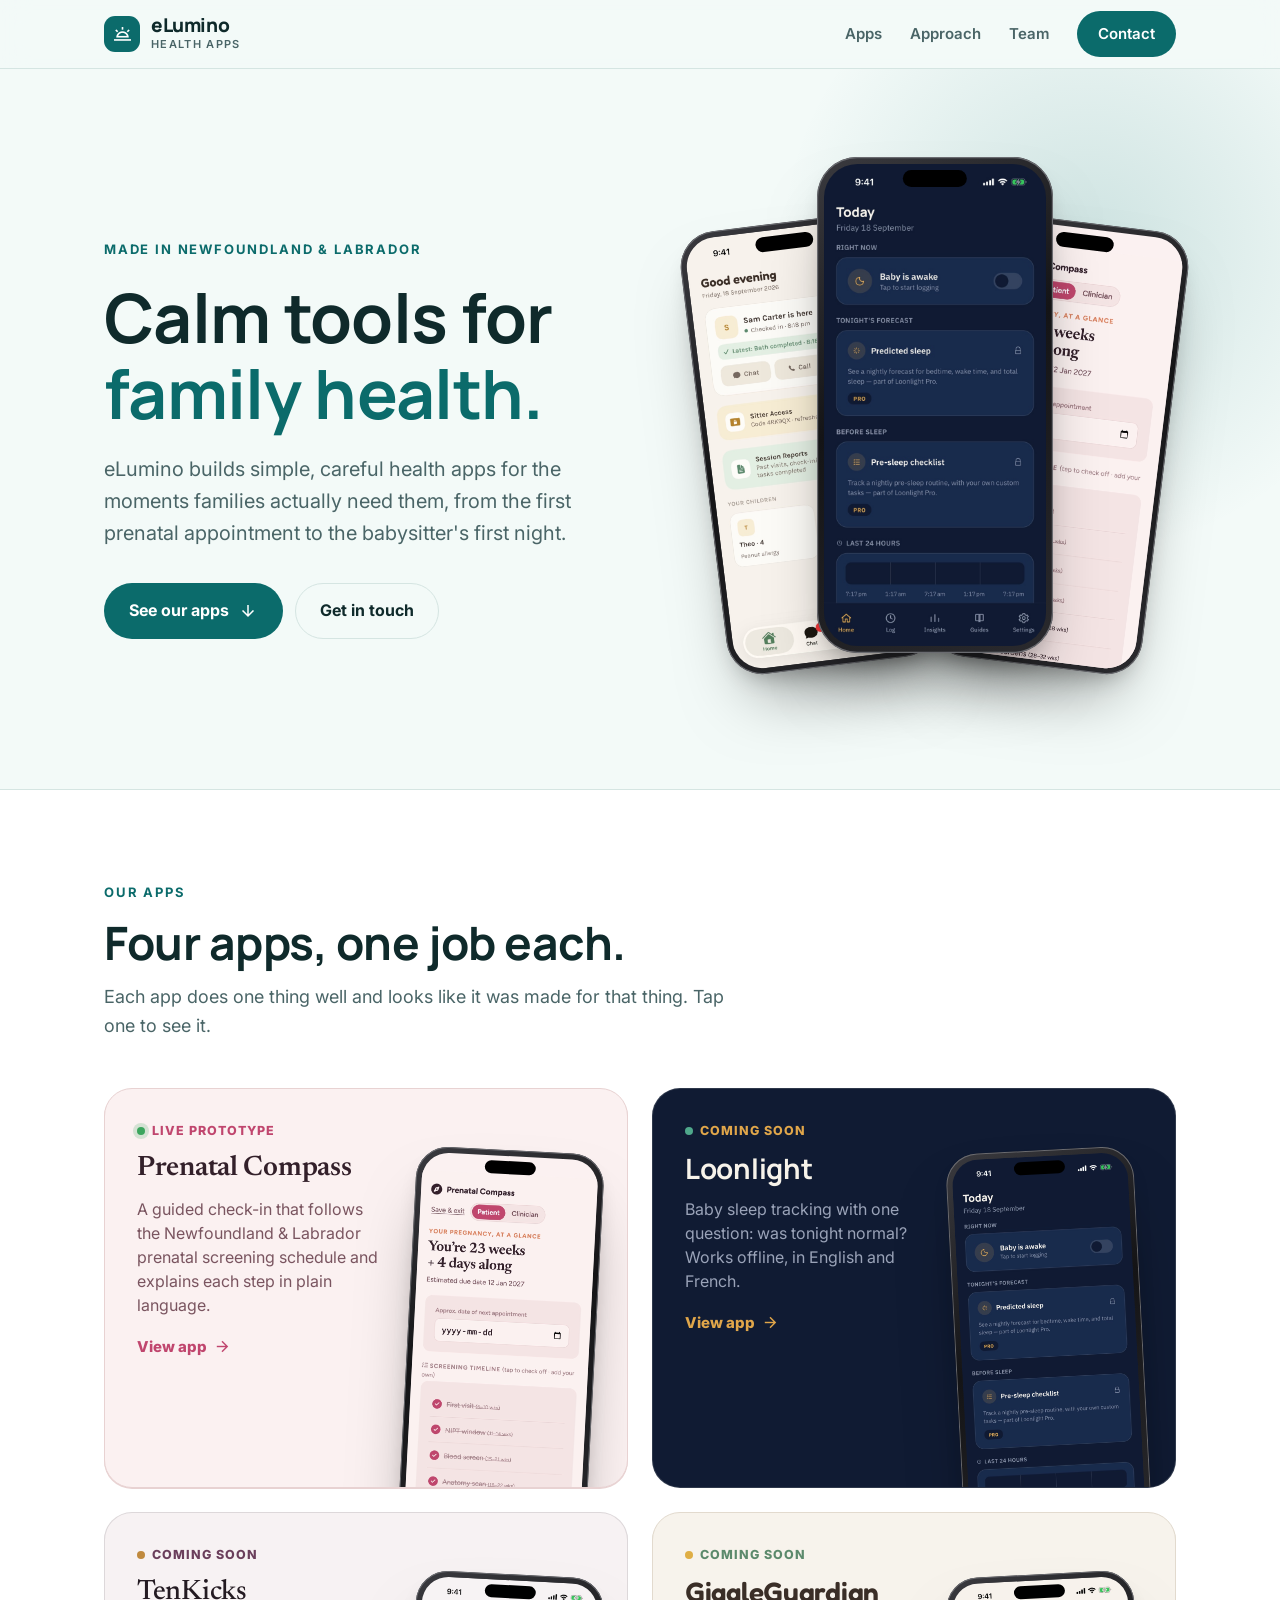
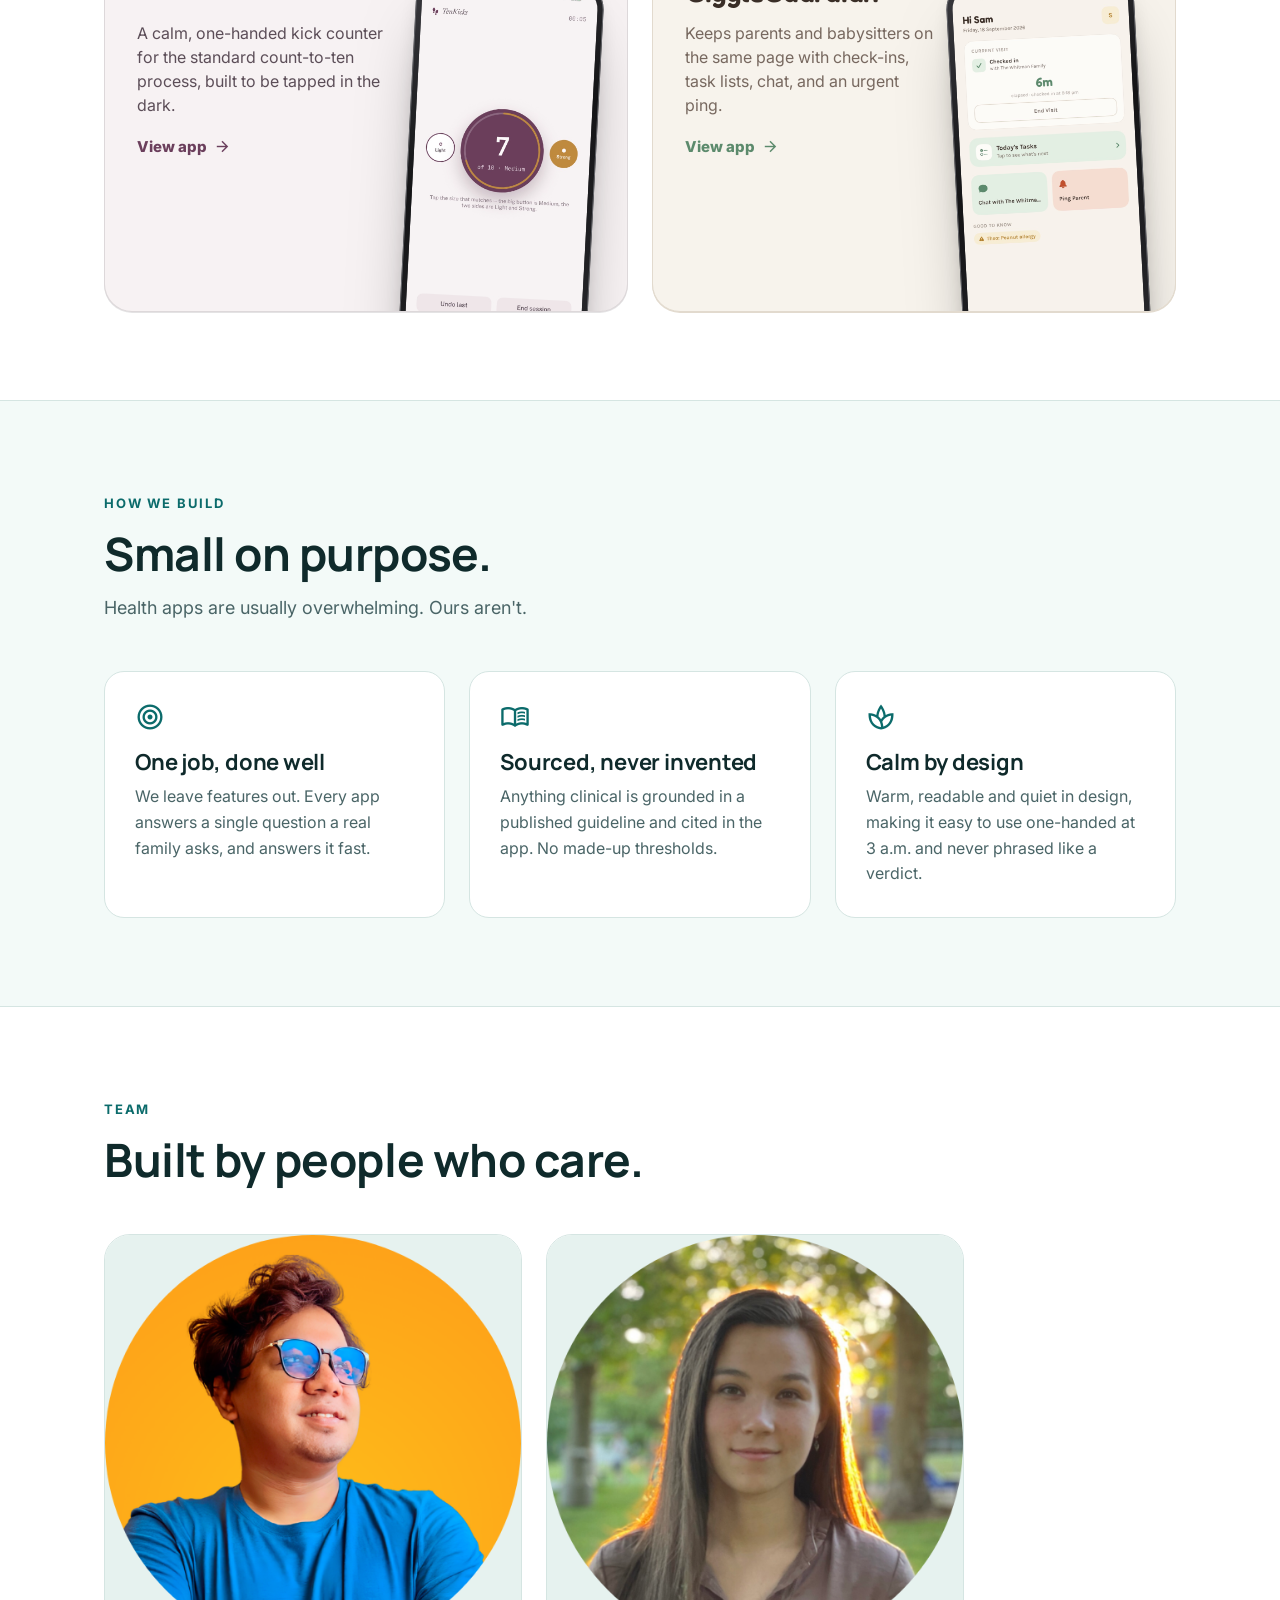
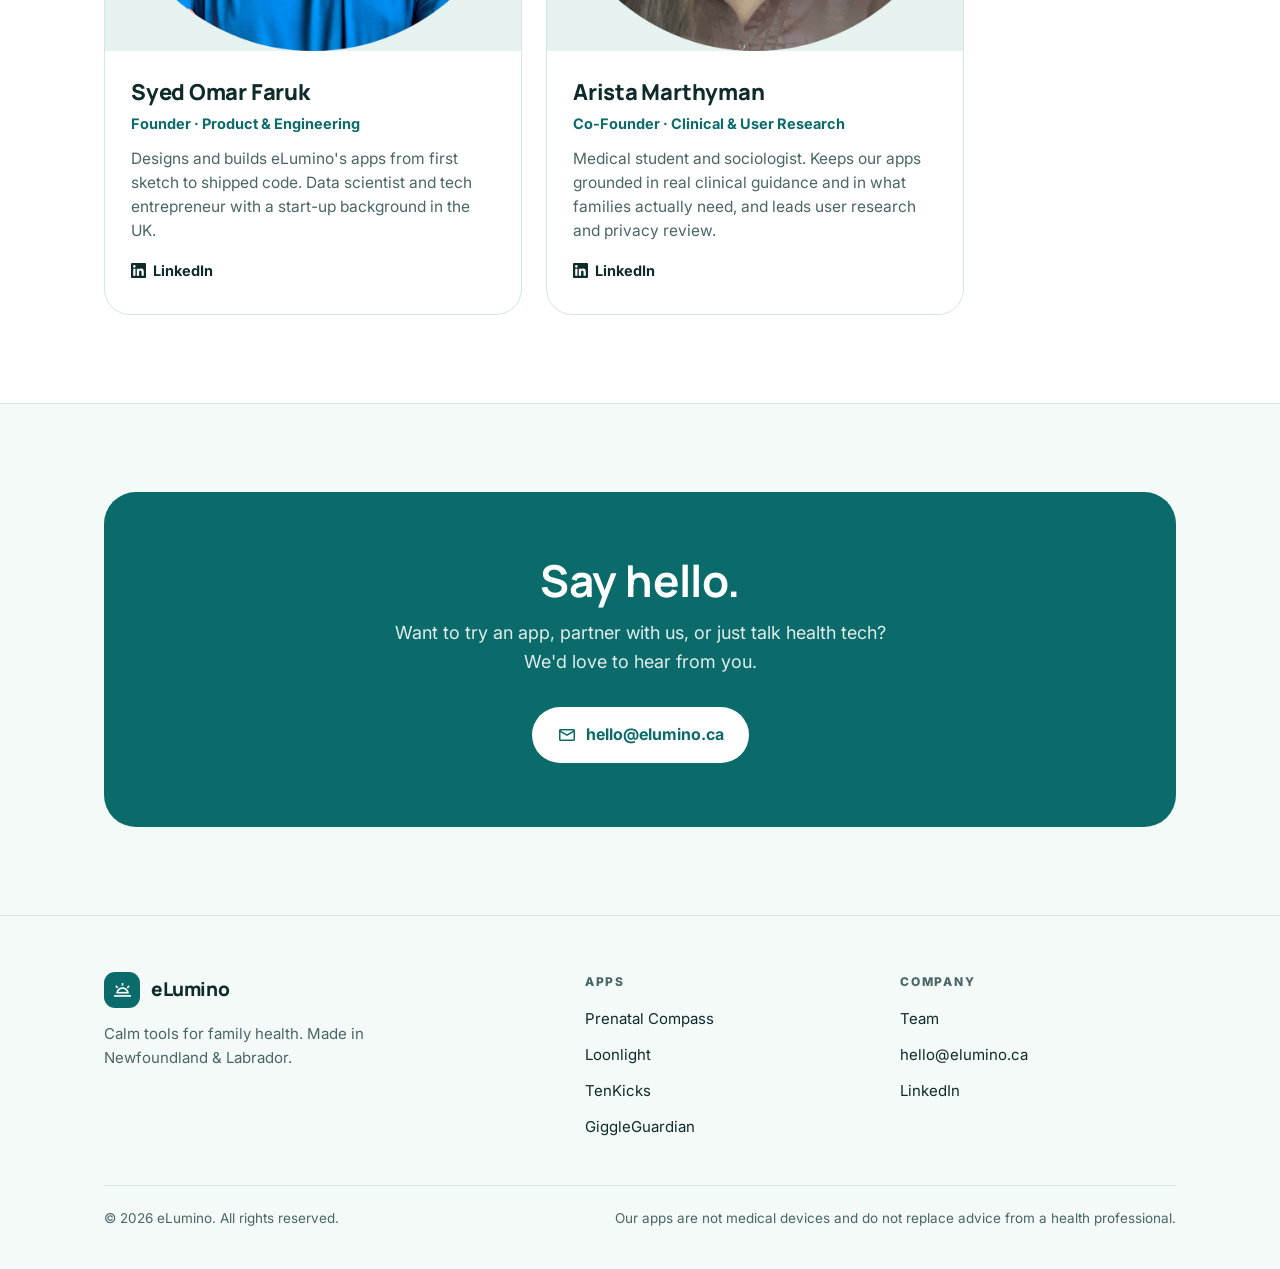
<file: index.html>
<!DOCTYPE html>
<html lang="en">
<head>
<meta charset="UTF-8">
<meta name="viewport" content="width=device-width, initial-scale=1, viewport-fit=cover">
<title>eLumino | Calm tools for family health</title>
<meta name="description" content="eLumino builds simple, careful health apps for families — from prenatal screening to baby sleep, kick counting and babysitting. Made in Newfoundland & Labrador.">
<link rel="icon" href="data:image/svg+xml,%3Csvg xmlns='http://www.w3.org/2000/svg' viewBox='0 0 64 64'%3E%3Crect width='64' height='64' rx='16' fill='%230B6B6B'/%3E%3Ccircle cx='32' cy='32' r='9' fill='%23fff'/%3E%3Cg stroke='%23fff' stroke-width='4' stroke-linecap='round'%3E%3Cpath d='M32 10v7M32 47v7M10 32h7M47 32h7M16.5 16.5l5 5M42.5 42.5l5 5M47.5 16.5l-5 5M21.5 42.5l-5 5'/%3E%3C/g%3E%3C/svg%3E">
<link rel="preconnect" href="https://fonts.googleapis.com">
<link rel="preconnect" href="https://fonts.gstatic.com" crossorigin>
<link href="https://fonts.googleapis.com/css2?family=Manrope:wght@500;600;700;800&family=Inter:wght@400;500;600;700&family=Newsreader:opsz,wght@6..72,500;6..72,600&family=Figtree:wght@400;600;700&family=IBM+Plex+Sans:wght@400;500;600&family=Public+Sans:wght@400;600;700&family=Fredoka:wght@500;600&family=Karla:wght@400;600;700&display=swap" rel="stylesheet">
<link href="https://fonts.googleapis.com/css2?family=Material+Symbols+Outlined:wght,FILL@400,0..1&display=swap" rel="stylesheet">
<link rel="stylesheet" href="assets/site.css">
</head>
<body>

<header class="nav">
  <div class="container nav-inner">
    <a href="#top" class="brand" aria-label="eLumino home">
      <span class="brand-mark"><span class="ms">wb_twilight</span></span>
      <span>
        <span class="brand-name" style="display:block">eLumino</span>
        <span class="brand-sub" style="display:block">Health Apps</span>
      </span>
    </a>
    <ul class="nav-links">
      <li><a href="#apps">Apps</a></li>
      <li><a href="#approach">Approach</a></li>
      <li><a href="#team">Team</a></li>
      <li><a href="#contact" class="btn btn-primary" style="padding:10px 20px;font-size:15px;color:var(--accent-ink)">Contact</a></li>
    </ul>
  </div>
</header>

<main id="top">

<!-- HERO -->
<section class="hero">
  <div class="container hero-inner">
    <div>
      <span class="eyebrow">Made in Newfoundland &amp; Labrador</span>
      <h1>Calm tools for <em>family health.</em></h1>
      <p class="lead">eLumino builds simple, careful health apps for the moments families actually need them, from the first prenatal appointment to the babysitter's first night.</p>
      <div class="hero-cta">
        <a href="#apps" class="btn btn-primary">See our apps <span class="ms">arrow_downward</span></a>
        <a href="#contact" class="btn btn-ghost">Get in touch</a>
      </div>
    </div>
    <div class="hero-phones" aria-hidden="true">
      <div class="phone p1"><div class="phone-screen"><img src="assets/shots/giggle-parenthome.jpg" alt="" loading="eager"></div></div>
      <div class="phone p2"><div class="phone-screen"><img src="assets/shots/loonlight-home.jpg" alt="" loading="eager"></div></div>
      <div class="phone p3"><div class="phone-screen inset" style="--sbg:#FBF1F1"><img src="assets/shots/prenatal-dashboard.jpg" alt="" loading="eager"></div></div>
    </div>
  </div>
</section>

<!-- APPS -->
<section class="section" id="apps" style="background:var(--surface);border-block:1px solid var(--line)">
  <div class="container">
    <div class="section-head reveal">
      <span class="eyebrow">Our apps</span>
      <h2>Four apps, one job each.</h2>
      <p>Each app does one thing well and looks like it was made for that thing. Tap one to see it.</p>
    </div>

    <div class="apps-grid">

      <a class="app-card reveal" data-app="prenatal" href="apps/prenatal-compass.html">
        <div class="ac-text">
          <span class="ac-status live"><i></i>Live prototype</span>
          <h3>Prenatal Compass</h3>
          <p>A guided check-in that follows the Newfoundland &amp; Labrador prenatal screening schedule and explains each step in plain language.</p>
          <span class="ac-more">View app <span class="ms" style="font-size:19px">arrow_forward</span></span>
        </div>
        <div class="phone ac-shot"><div class="phone-screen inset" style="--sbg:#FBF1F1"><img src="assets/shots/prenatal-dashboard.jpg" alt="Prenatal Compass dashboard showing weeks pregnant and a screening timeline" loading="lazy"></div></div>
      </a>

      <a class="app-card reveal" data-app="loonlight" href="apps/loonlight.html">
        <div class="ac-text">
          <span class="ac-status"><i></i>Coming soon</span>
          <h3>Loonlight</h3>
          <p>Baby sleep tracking with one question: was tonight normal? Works offline, in English and French.</p>
          <span class="ac-more">View app <span class="ms" style="font-size:19px">arrow_forward</span></span>
        </div>
        <div class="phone ac-shot"><div class="phone-screen"><img src="assets/shots/loonlight-home.jpg" alt="Loonlight home screen with the sleep-logging toggle and the last 24 hours" loading="lazy"></div></div>
      </a>

      <a class="app-card reveal" data-app="tenkicks" href="apps/tenkicks.html">
        <div class="ac-text">
          <span class="ac-status"><i></i>Coming soon</span>
          <h3>TenKicks</h3>
          <p>A calm, one-handed kick counter for the standard count-to-ten process, built to be tapped in the dark.</p>
          <span class="ac-more">View app <span class="ms" style="font-size:19px">arrow_forward</span></span>
        </div>
        <div class="phone ac-shot"><div class="phone-screen"><img src="assets/shots/tenkicks-home.jpg" alt="TenKicks counting screen at seven of ten movements" loading="lazy"></div></div>
      </a>

      <a class="app-card reveal" data-app="giggle" href="apps/giggleguardian.html">
        <div class="ac-text">
          <span class="ac-status"><i></i>Coming soon</span>
          <h3>GiggleGuardian</h3>
          <p>Keeps parents and babysitters on the same page with check-ins, task lists, chat, and an urgent ping.</p>
          <span class="ac-more">View app <span class="ms" style="font-size:19px">arrow_forward</span></span>
        </div>
        <div class="phone ac-shot"><div class="phone-screen"><img src="assets/shots/giggle-sitterhome.jpg" alt="GiggleGuardian sitter home with visit timer and task progress" loading="lazy"></div></div>
      </a>

    </div>
  </div>
</section>

<!-- APPROACH -->
<section class="section" id="approach">
  <div class="container">
    <div class="section-head reveal">
      <span class="eyebrow">How we build</span>
      <h2>Small on purpose.</h2>
      <p>Health apps are usually overwhelming. Ours aren't.</p>
    </div>
    <div class="values">
      <div class="value reveal">
        <span class="ms">target</span>
        <h3>One job, done well</h3>
        <p>We leave features out. Every app answers a single question a real family asks, and answers it fast.</p>
      </div>
      <div class="value reveal">
        <span class="ms">menu_book</span>
        <h3>Sourced, never invented</h3>
        <p>Anything clinical is grounded in a published guideline and cited in the app. No made-up thresholds.</p>
      </div>
      <div class="value reveal">
        <span class="ms">spa</span>
        <h3>Calm by design</h3>
        <p>Warm, readable and quiet in design, making it easy to use one-handed at 3&nbsp;a.m. and never phrased like a verdict.</p>
      </div>
    </div>
  </div>
</section>

<!-- TEAM -->
<section class="section" id="team" style="background:var(--surface);border-block:1px solid var(--line)">
  <div class="container">
    <div class="section-head reveal">
      <span class="eyebrow">Team</span>
      <h2>Built by people who care.</h2>
    </div>
    <div class="team-grid">
      <article class="tm reveal">
        <div class="tm-photo"><img src="photos/syed.png" alt="Syed Omar Faruk" loading="lazy"></div>
        <div class="tm-body">
          <div class="tm-name">Syed Omar Faruk</div>
          <div class="tm-role">Founder · Product &amp; Engineering</div>
          <p class="tm-bio">Designs and builds eLumino's apps from first sketch to shipped code. Data scientist and tech entrepreneur with a start-up background in the UK.</p>
          <a class="tm-li" href="https://www.linkedin.com/in/sof/" target="_blank" rel="noopener">
            <svg width="15" height="15" viewBox="0 0 24 24" fill="currentColor" aria-hidden="true"><path d="M20.447 20.452h-3.554v-5.569c0-1.328-.027-3.037-1.852-3.037-1.853 0-2.136 1.445-2.136 2.939v5.667H9.351V9h3.414v1.561h.046c.477-.9 1.637-1.85 3.37-1.85 3.601 0 4.267 2.37 4.267 5.455v6.286zM5.337 7.433a2.062 2.062 0 0 1-2.063-2.065 2.064 2.064 0 1 1 2.063 2.065zm1.782 13.019H3.555V9h3.564v11.452zM22.225 0H1.771C.792 0 0 .774 0 1.729v20.542C0 23.227.792 24 1.771 24h20.451C23.2 24 24 23.227 24 22.271V1.729C24 .774 23.2 0 22.222 0h.003z"/></svg>
            LinkedIn
          </a>
        </div>
      </article>
      <article class="tm reveal">
        <div class="tm-photo"><img src="photos/arista.png" alt="Arista Marthyman" loading="lazy"></div>
        <div class="tm-body">
          <div class="tm-name">Arista Marthyman</div>
          <div class="tm-role">Co-Founder · Clinical &amp; User Research</div>
          <p class="tm-bio">Medical student and sociologist. Keeps our apps grounded in real clinical guidance and in what families actually need, and leads user research and privacy review.</p>
          <a class="tm-li" href="https://www.linkedin.com/in/arista-marthyman/" target="_blank" rel="noopener">
            <svg width="15" height="15" viewBox="0 0 24 24" fill="currentColor" aria-hidden="true"><path d="M20.447 20.452h-3.554v-5.569c0-1.328-.027-3.037-1.852-3.037-1.853 0-2.136 1.445-2.136 2.939v5.667H9.351V9h3.414v1.561h.046c.477-.9 1.637-1.85 3.37-1.85 3.601 0 4.267 2.37 4.267 5.455v6.286zM5.337 7.433a2.062 2.062 0 0 1-2.063-2.065 2.064 2.064 0 1 1 2.063 2.065zm1.782 13.019H3.555V9h3.564v11.452zM22.225 0H1.771C.792 0 0 .774 0 1.729v20.542C0 23.227.792 24 1.771 24h20.451C23.2 24 24 23.227 24 22.271V1.729C24 .774 23.2 0 22.222 0h.003z"/></svg>
            LinkedIn
          </a>
        </div>
      </article>
    </div>
  </div>
</section>

<!-- CONTACT -->
<section class="section" id="contact">
  <div class="container">
    <div class="cta-band reveal">
      <h2>Say hello.</h2>
      <p>Want to try an app, partner with us, or just talk health tech? We'd love to hear from you.</p>
      <a href="mailto:hello@elumino.ca" class="btn"><span class="ms">mail</span> hello@elumino.ca</a>
    </div>
  </div>
</section>

</main>

<footer>
  <div class="container">
    <div class="foot-grid">
      <div>
        <a href="#top" class="brand"><span class="brand-mark"><span class="ms">wb_twilight</span></span><span class="brand-name">eLumino</span></a>
        <p class="foot-desc">Calm tools for family health. Made in Newfoundland &amp; Labrador.</p>
      </div>
      <div>
        <div class="foot-title">Apps</div>
        <ul class="foot-links">
          <li><a href="apps/prenatal-compass.html">Prenatal Compass</a></li>
          <li><a href="apps/loonlight.html">Loonlight</a></li>
          <li><a href="apps/tenkicks.html">TenKicks</a></li>
          <li><a href="apps/giggleguardian.html">GiggleGuardian</a></li>
        </ul>
      </div>
      <div>
        <div class="foot-title">Company</div>
        <ul class="foot-links">
          <li><a href="#team">Team</a></li>
          <li><a href="mailto:hello@elumino.ca">hello@elumino.ca</a></li>
          <li><a href="https://www.linkedin.com/in/sof/" target="_blank" rel="noopener">LinkedIn</a></li>
        </ul>
      </div>
    </div>
    <div class="foot-bottom">
      <span>© 2026 eLumino. All rights reserved.</span>
      <span>Our apps are not medical devices and do not replace advice from a health professional.</span>
    </div>
  </div>
</footer>

<script>
const io = new IntersectionObserver(es => es.forEach(e => { if (e.isIntersecting) { e.target.classList.add('vis'); io.unobserve(e.target); } }), { threshold: .12 });
document.querySelectorAll('.reveal').forEach(el => io.observe(el));
</script>
</body>
</html>
</file>
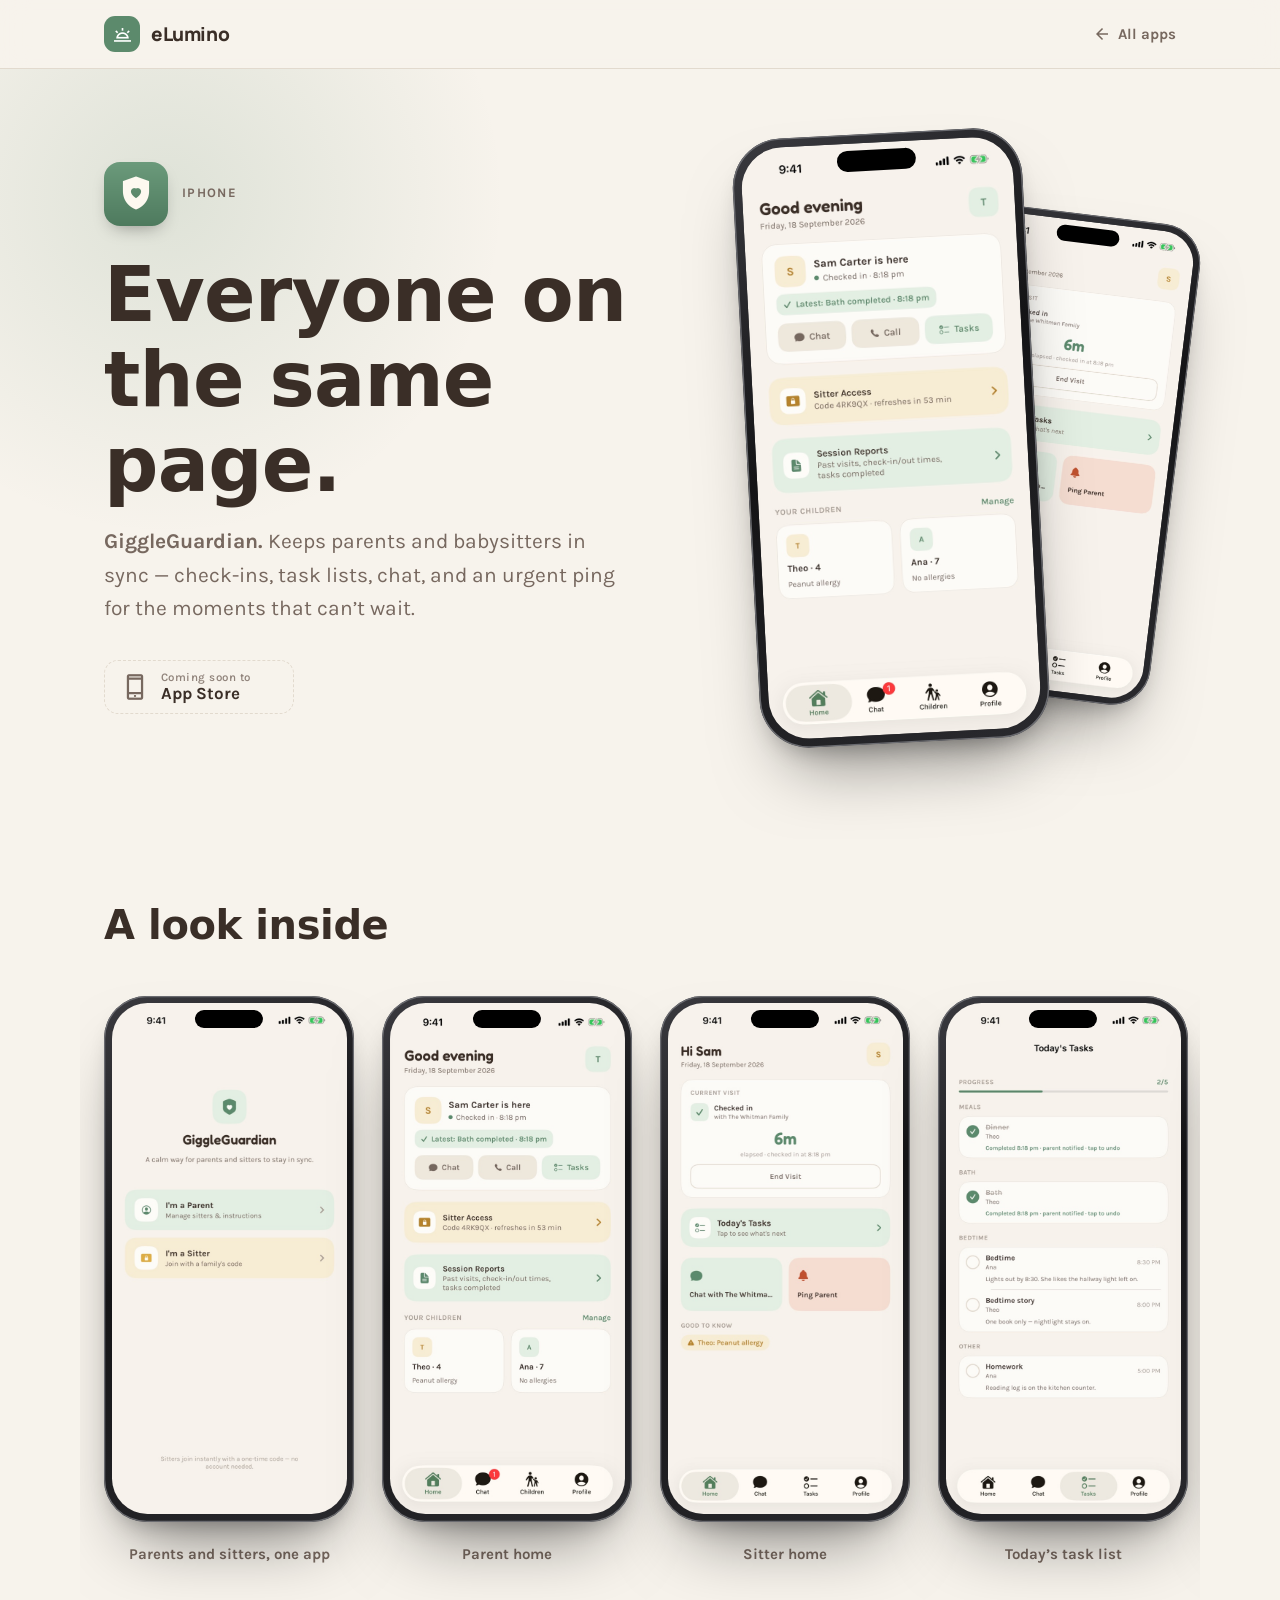
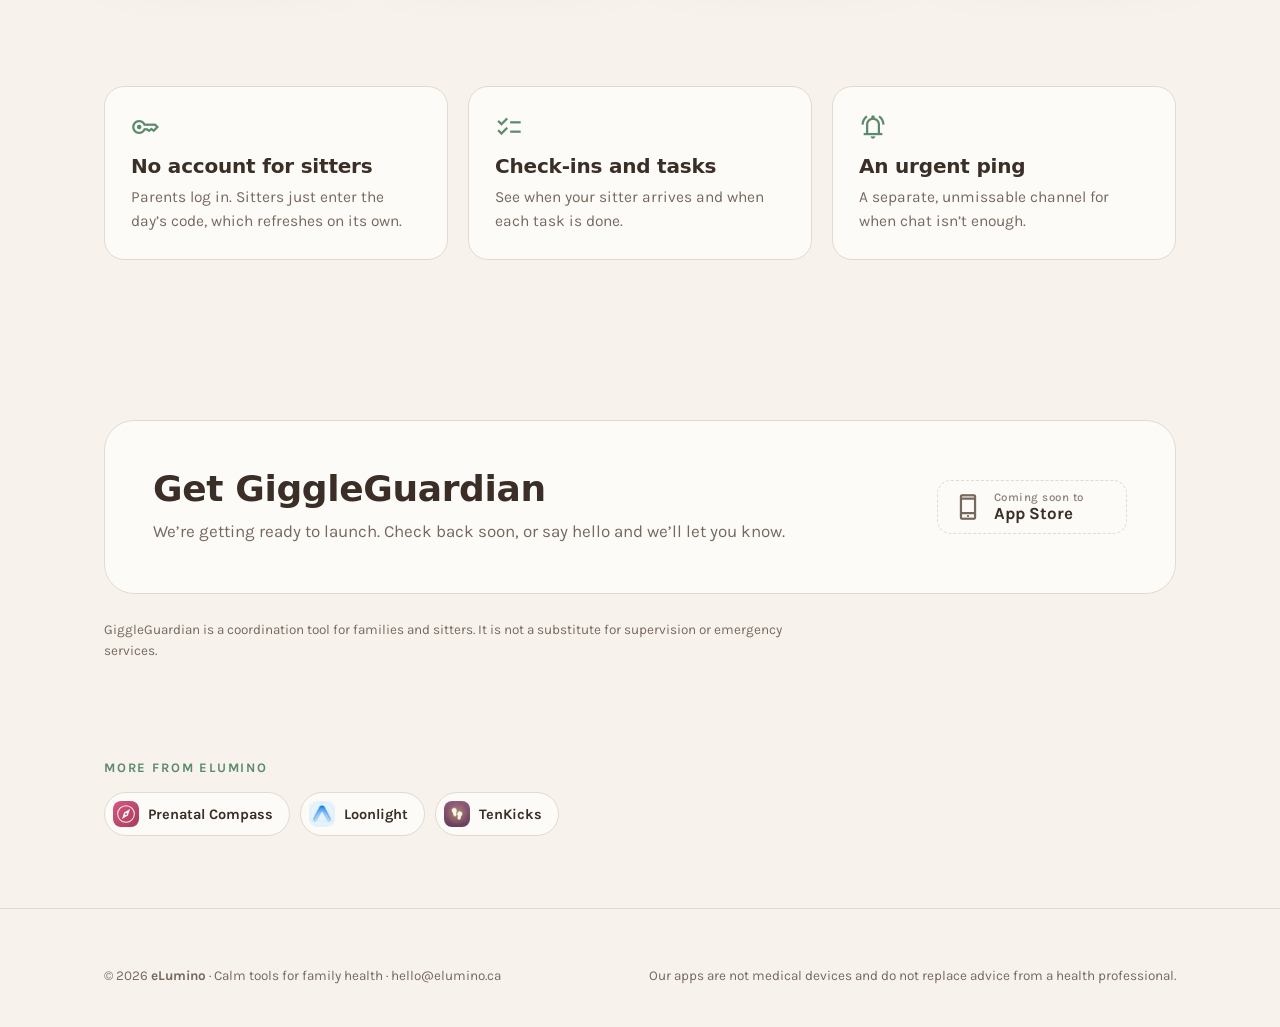
<file: apps/giggleguardian.html>
<!DOCTYPE html>
<html lang="en">
<head>
<meta charset="UTF-8">
<meta name="viewport" content="width=device-width, initial-scale=1, viewport-fit=cover">
<title>GiggleGuardian — parents and babysitters on the same page</title>
<meta name="description" content="Keeps parents and babysitters on the same page with check-ins, task lists, chat and an urgent ping.">
<link rel="icon" href="../assets/icons/giggleguardian.png">
<link rel="preconnect" href="https://fonts.googleapis.com">
<link rel="preconnect" href="https://fonts.gstatic.com" crossorigin>
<link href="https://fonts.googleapis.com/css2?family=Manrope:wght@700;800&family=family=Fredoka:wght@500;600&family=Karla:wght@400;600;700&display=swap" rel="stylesheet">
<link href="https://fonts.googleapis.com/css2?family=Material+Symbols+Outlined:wght,FILL@400,0..1&display=swap" rel="stylesheet">
<link rel="stylesheet" href="../assets/site.css">
</head>
<body data-app="giggle">

<header class="nav">
  <div class="container nav-inner">
    <a href="../index.html" class="brand" aria-label="eLumino home">
      <span class="brand-mark"><span class="ms">wb_twilight</span></span>
      <span class="brand-name">eLumino</span>
    </a>
    <a class="nav-back" href="../index.html#apps"><span class="ms">arrow_back</span> All apps</a>
  </div>
</header>

<main>

<section class="app-hero">
  <div class="container app-hero-inner">
    <div>
      <div class="app-id">
        <img src="../assets/icons/giggleguardian.png" alt="GiggleGuardian app icon">
        <div><div class="plat">iPhone</div></div>
      </div>
      <h1>Everyone on the same page.</h1>
      <p class="lead"><strong>GiggleGuardian.</strong> Keeps parents and babysitters in sync — check-ins, task lists, chat, and an urgent ping for the moments that can’t wait.</p>
      <div class="dl-row">
        <span class="dl soon" aria-disabled="true"><span class="ms">phone_iphone</span><span><small>Coming soon to</small><strong>App Store</strong></span></span>
      </div>
    </div>
    <div class="app-hero-phones" aria-hidden="true">
      <div class="phone back"><div class="phone-screen"><img src="../assets/shots/giggle-sitterhome.jpg" alt=""></div></div>
      <div class="phone front"><div class="phone-screen"><img src="../assets/shots/giggle-parenthome.jpg" alt=""></div></div>
    </div>
  </div>
</section>

<section class="shots">
  <div class="container">
    <h2>A look inside</h2>
    <div class="shots-row">
      <figure class="shot">
        <div class="phone"><div class="phone-screen"><img src="../assets/shots/giggle-role.jpg" alt="GiggleGuardian: Parents and sitters, one app" loading="lazy"></div></div>
        <figcaption>Parents and sitters, one app</figcaption>
      </figure>
      <figure class="shot">
        <div class="phone"><div class="phone-screen"><img src="../assets/shots/giggle-parenthome.jpg" alt="GiggleGuardian: Parent home" loading="lazy"></div></div>
        <figcaption>Parent home</figcaption>
      </figure>
      <figure class="shot">
        <div class="phone"><div class="phone-screen"><img src="../assets/shots/giggle-sitterhome.jpg" alt="GiggleGuardian: Sitter home" loading="lazy"></div></div>
        <figcaption>Sitter home</figcaption>
      </figure>
      <figure class="shot">
        <div class="phone"><div class="phone-screen"><img src="../assets/shots/giggle-tasks.jpg" alt="GiggleGuardian: Today’s task list" loading="lazy"></div></div>
        <figcaption>Today’s task list</figcaption>
      </figure>
      <figure class="shot">
        <div class="phone"><div class="phone-screen"><img src="../assets/shots/giggle-access.jpg" alt="GiggleGuardian: Sitter access and code" loading="lazy"></div></div>
        <figcaption>Sitter access and code</figcaption>
      </figure>
      <figure class="shot">
        <div class="phone"><div class="phone-screen"><img src="../assets/shots/giggle-chat.jpg" alt="GiggleGuardian: Chat with the family" loading="lazy"></div></div>
        <figcaption>Chat with the family</figcaption>
      </figure>
      <figure class="shot">
        <div class="phone"><div class="phone-screen"><img src="../assets/shots/giggle-ping.jpg" alt="GiggleGuardian: An urgent ping" loading="lazy"></div></div>
        <figcaption>An urgent ping</figcaption>
      </figure>
    </div>
    
  </div>
</section>

<section class="section" style="padding-top:32px">
  <div class="container">
    <div class="points">
      <div class="point reveal"><span class="ms">key</span><h3>No account for sitters</h3><p>Parents log in. Sitters just enter the day’s code, which refreshes on its own.</p></div>
      <div class="point reveal"><span class="ms">checklist</span><h3>Check-ins and tasks</h3><p>See when your sitter arrives and when each task is done.</p></div>
      <div class="point reveal"><span class="ms">notifications_active</span><h3>An urgent ping</h3><p>A separate, unmissable channel for when chat isn’t enough.</p></div>
    </div>
  </div>
</section>

<section class="get">
  <div class="container">
    <div class="get-band reveal">
      <div>
        <h2>Get GiggleGuardian</h2>
        <p>We’re getting ready to launch. Check back soon, or say hello and we’ll let you know.</p>
      </div>
      <div class="dl-row">
        <span class="dl soon" aria-disabled="true"><span class="ms">phone_iphone</span><span><small>Coming soon to</small><strong>App Store</strong></span></span>
      </div>
    </div>
    <p class="fine">GiggleGuardian is a coordination tool for families and sitters. It is not a substitute for supervision or emergency services.</p>
  </div>
</section>

<section class="section" style="padding:24px 0 72px">
  <div class="container">
    <div class="eyebrow" style="margin-bottom:14px">More from eLumino</div>
    <div class="other-apps">
        <a class="chip" href="prenatal-compass.html"><img src="../assets/icons/prenatal-compass.svg" alt="" width="26" height="26">Prenatal Compass</a>
        <a class="chip" href="loonlight.html"><img src="../assets/icons/loonlight.png" alt="" width="26" height="26">Loonlight</a>
        <a class="chip" href="tenkicks.html"><img src="../assets/icons/tenkicks.png" alt="" width="26" height="26">TenKicks</a>
    </div>
  </div>
</section>

</main>

<footer>
  <div class="container">
    <div class="foot-bottom" style="margin-top:0;padding-top:0;border-top:0">
      <span>© 2026 <a href="../index.html" style="text-decoration:none;font-weight:700">eLumino</a> · Calm tools for family health · <a href="mailto:hello@elumino.ca" style="text-decoration:none">hello@elumino.ca</a></span>
      <span>Our apps are not medical devices and do not replace advice from a health professional.</span>
    </div>
  </div>
</footer>

<script>
const io = new IntersectionObserver(es => es.forEach(e => { if (e.isIntersecting) { e.target.classList.add('vis'); io.unobserve(e.target); } }), { threshold: .12 });
document.querySelectorAll('.reveal').forEach(el => io.observe(el));
</script>
</body>
</html>
</file>
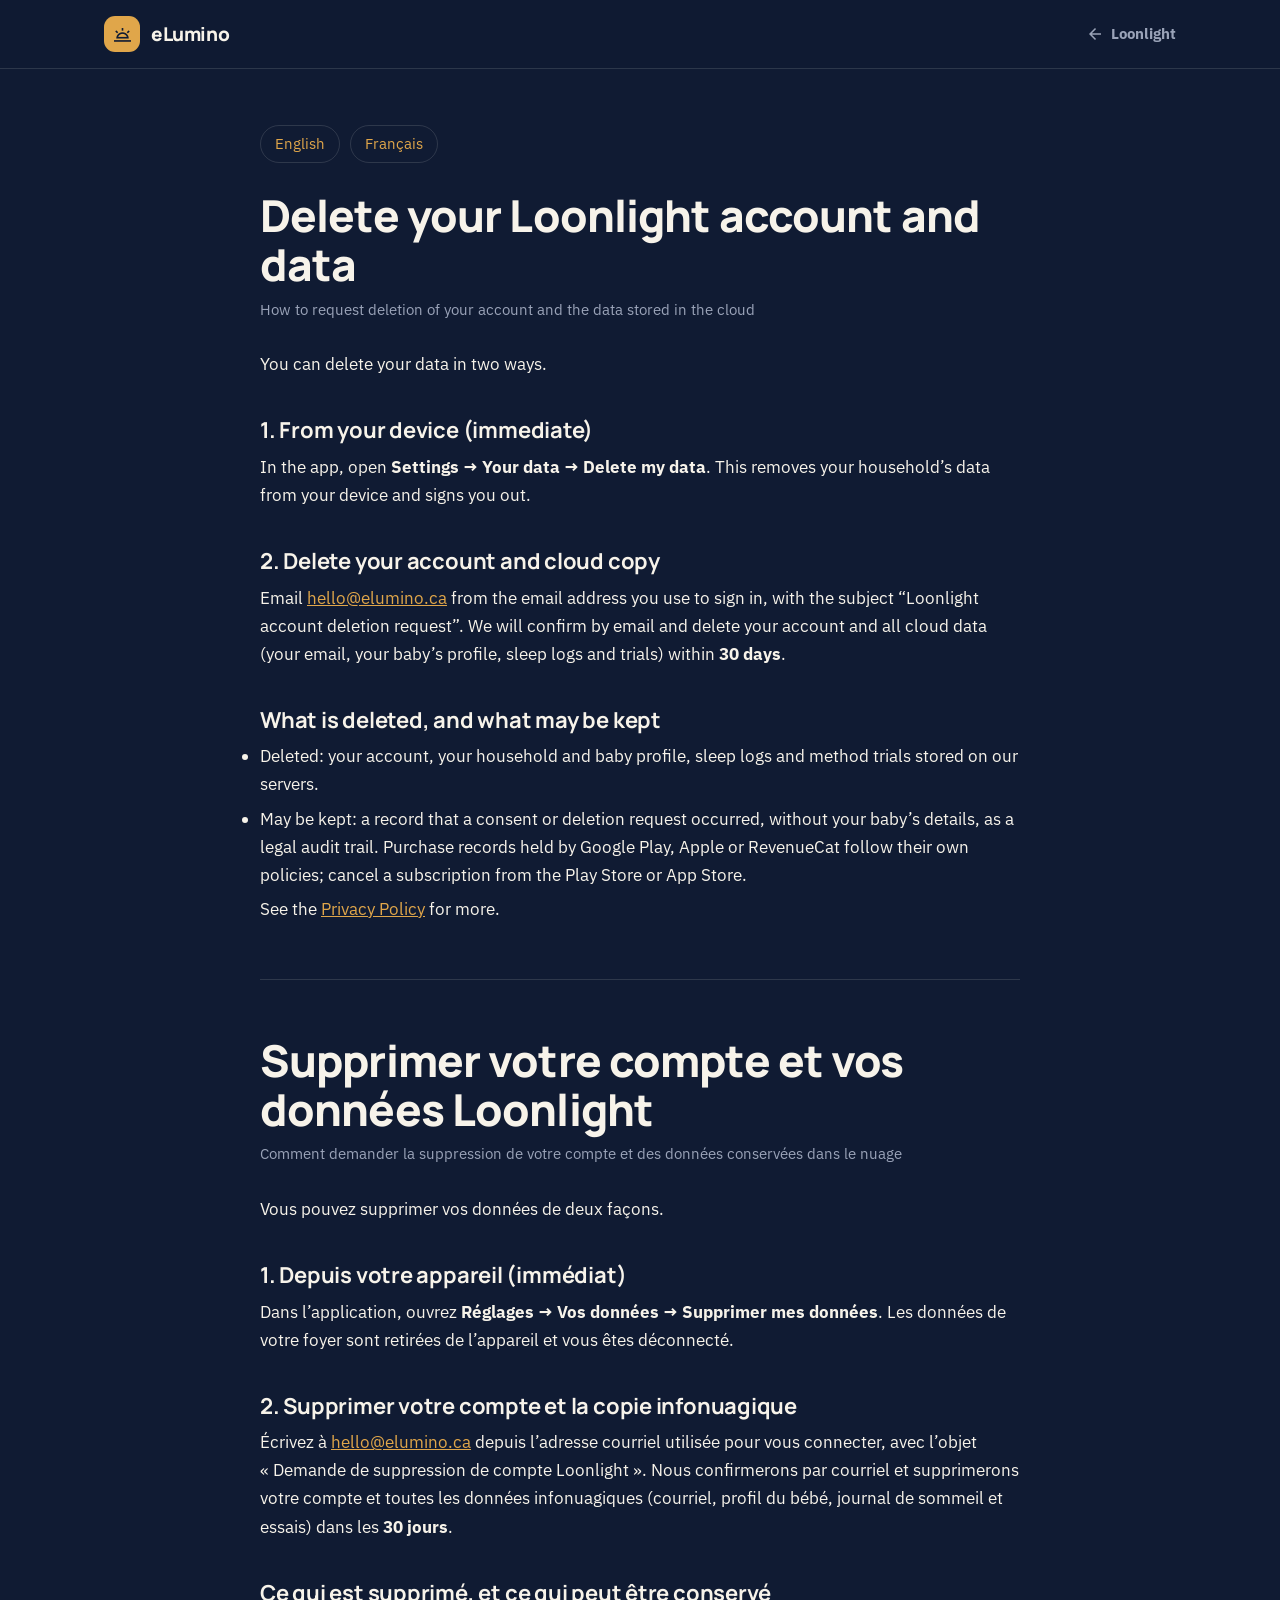
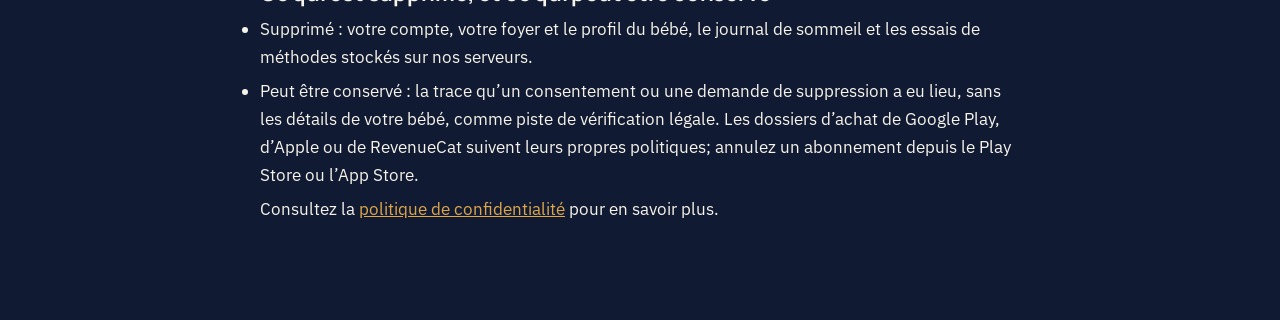
<file: apps/loonlight-delete-account.html>
<!DOCTYPE html>
<html lang="en">
<head>
<meta charset="UTF-8">
<meta name="viewport" content="width=device-width, initial-scale=1, viewport-fit=cover">
<title>Delete your Loonlight account | Supprimer votre compte</title>
<meta name="description" content="How to delete your Loonlight account and data.">
<link rel="icon" href="../assets/icons/loonlight.png">
<link rel="preconnect" href="https://fonts.googleapis.com">
<link rel="preconnect" href="https://fonts.gstatic.com" crossorigin>
<link href="https://fonts.googleapis.com/css2?family=Manrope:wght@600;700;800&family=IBM+Plex+Sans:wght@400;500;600&display=swap" rel="stylesheet">
<link href="https://fonts.googleapis.com/css2?family=Material+Symbols+Outlined:wght,FILL@400,0..1&display=swap" rel="stylesheet">
<link rel="stylesheet" href="../assets/site.css">
<style>
.legal{max-width:760px;margin:0 auto;padding:56px 0 96px}
.legal h1{font-family:var(--font-head);font-weight:800;font-size:clamp(30px,5vw,44px);letter-spacing:-.02em;margin:0 0 8px}
.legal h2{font-family:var(--font-head);font-weight:700;font-size:22px;margin:40px 0 10px}
.legal p,.legal li{font-size:17px;line-height:1.65;color:var(--ink)}
.legal li{margin:6px 0}
.legal .meta{color:var(--ink2);font-size:15px;margin:0 0 28px}
.legal a{color:var(--accent)}
.legal hr{border:0;border-top:1px solid var(--line);margin:56px 0}
.legal table{border-collapse:collapse;width:100%;margin:12px 0;font-size:16px}
.legal th,.legal td{border-bottom:1px solid var(--line);padding:10px 8px;text-align:left;vertical-align:top}
.legal th{color:var(--ink2);font-weight:600}
.langsw{display:flex;gap:10px;margin:0 0 28px}
.langsw a{padding:6px 14px;border:1px solid var(--line);border-radius:999px;text-decoration:none;font-size:15px}
</style>
</head>
<body data-app="loonlight">
<header class="nav"><div class="container nav-inner">
<a href="../index.html" class="brand" aria-label="eLumino home"><span class="brand-mark"><span class="ms">wb_twilight</span></span><span class="brand-name">eLumino</span></a>
<a class="nav-back" href="loonlight.html"><span class="ms">arrow_back</span> Loonlight</a>
</div></header>
<main><div class="container"><article class="legal">

<div class="langsw"><a href="#en">English</a><a href="#fr">Français</a></div>
<section id="en" lang="en">
<h1>Delete your Loonlight account and data</h1>
<p class="meta">How to request deletion of your account and the data stored in the cloud</p>
<p>You can delete your data in two ways.</p>
<h2>1. From your device (immediate)</h2>
<p>In the app, open <strong>Settings &rarr; Your data &rarr; Delete my data</strong>. This removes your household&rsquo;s data from your device and signs you out.</p>
<h2>2. Delete your account and cloud copy</h2>
<p>Email <a href="mailto:hello@elumino.ca?subject=Loonlight%20account%20deletion%20request">hello@elumino.ca</a> from the email address you use to sign in, with the subject &ldquo;Loonlight account deletion request&rdquo;. We will confirm by email and delete your account and all cloud data (your email, your baby&rsquo;s profile, sleep logs and trials) within <strong>30 days</strong>.</p>
<h2>What is deleted, and what may be kept</h2>
<ul>
<li>Deleted: your account, your household and baby profile, sleep logs and method trials stored on our servers.</li>
<li>May be kept: a record that a consent or deletion request occurred, without your baby&rsquo;s details, as a legal audit trail. Purchase records held by Google Play, Apple or RevenueCat follow their own policies; cancel a subscription from the Play Store or App Store.</li>
</ul>
<p>See the <a href="loonlight-privacy.html">Privacy Policy</a> for more.</p>
</section>
<hr>
<section id="fr" lang="fr">
<h1>Supprimer votre compte et vos donn&eacute;es Loonlight</h1>
<p class="meta">Comment demander la suppression de votre compte et des donn&eacute;es conserv&eacute;es dans le nuage</p>
<p>Vous pouvez supprimer vos donn&eacute;es de deux fa&ccedil;ons.</p>
<h2>1. Depuis votre appareil (imm&eacute;diat)</h2>
<p>Dans l&rsquo;application, ouvrez <strong>R&eacute;glages &rarr; Vos donn&eacute;es &rarr; Supprimer mes donn&eacute;es</strong>. Les donn&eacute;es de votre foyer sont retir&eacute;es de l&rsquo;appareil et vous &ecirc;tes d&eacute;connect&eacute;.</p>
<h2>2. Supprimer votre compte et la copie infonuagique</h2>
<p>&Eacute;crivez &agrave; <a href="mailto:hello@elumino.ca?subject=Demande%20de%20suppression%20de%20compte%20Loonlight">hello@elumino.ca</a> depuis l&rsquo;adresse courriel utilis&eacute;e pour vous connecter, avec l&rsquo;objet &laquo;&nbsp;Demande de suppression de compte Loonlight&nbsp;&raquo;. Nous confirmerons par courriel et supprimerons votre compte et toutes les donn&eacute;es infonuagiques (courriel, profil du b&eacute;b&eacute;, journal de sommeil et essais) dans les <strong>30 jours</strong>.</p>
<h2>Ce qui est supprim&eacute;, et ce qui peut &ecirc;tre conserv&eacute;</h2>
<ul>
<li>Supprim&eacute; : votre compte, votre foyer et le profil du b&eacute;b&eacute;, le journal de sommeil et les essais de m&eacute;thodes stock&eacute;s sur nos serveurs.</li>
<li>Peut &ecirc;tre conserv&eacute; : la trace qu&rsquo;un consentement ou une demande de suppression a eu lieu, sans les d&eacute;tails de votre b&eacute;b&eacute;, comme piste de v&eacute;rification l&eacute;gale. Les dossiers d&rsquo;achat de Google Play, d&rsquo;Apple ou de RevenueCat suivent leurs propres politiques; annulez un abonnement depuis le Play Store ou l&rsquo;App Store.</li>
</ul>
<p>Consultez la <a href="loonlight-privacy.html#fr">politique de confidentialit&eacute;</a> pour en savoir plus.</p>
</section>
</article></div></main></body></html>
</file>
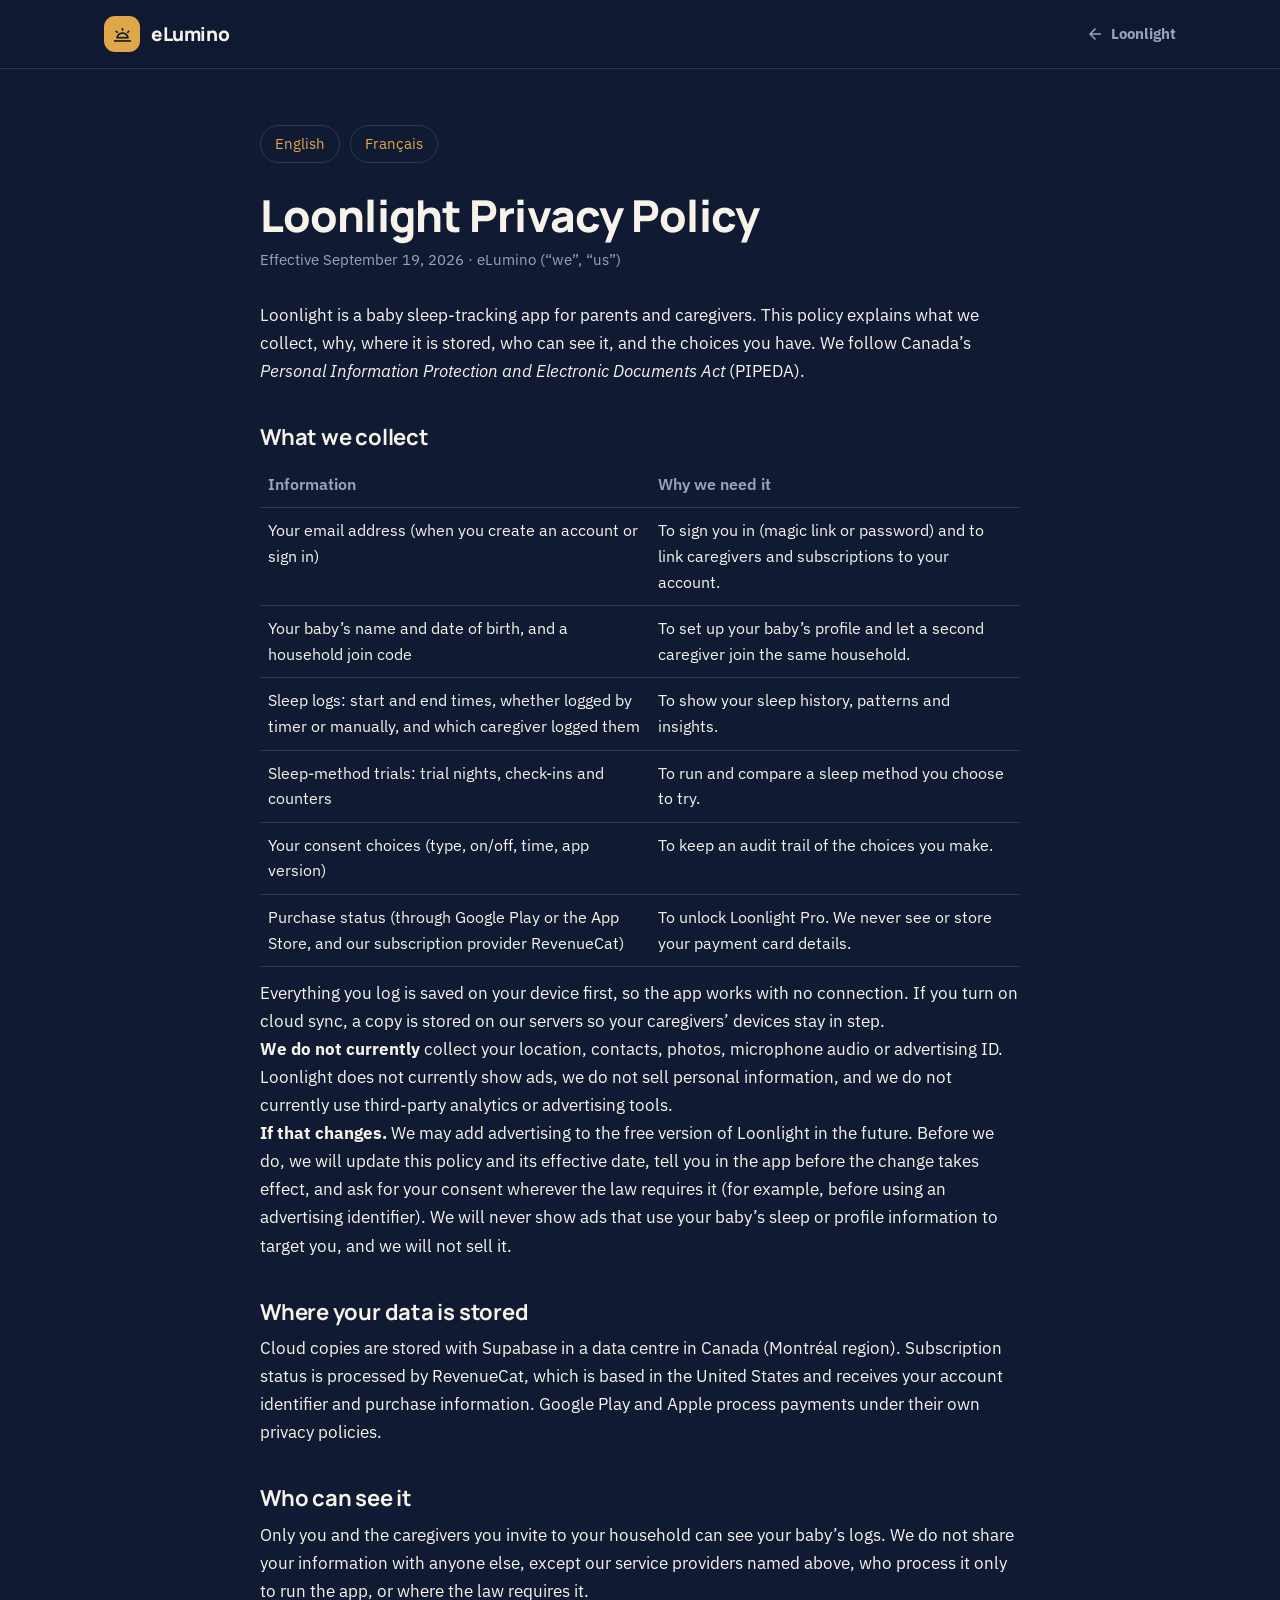
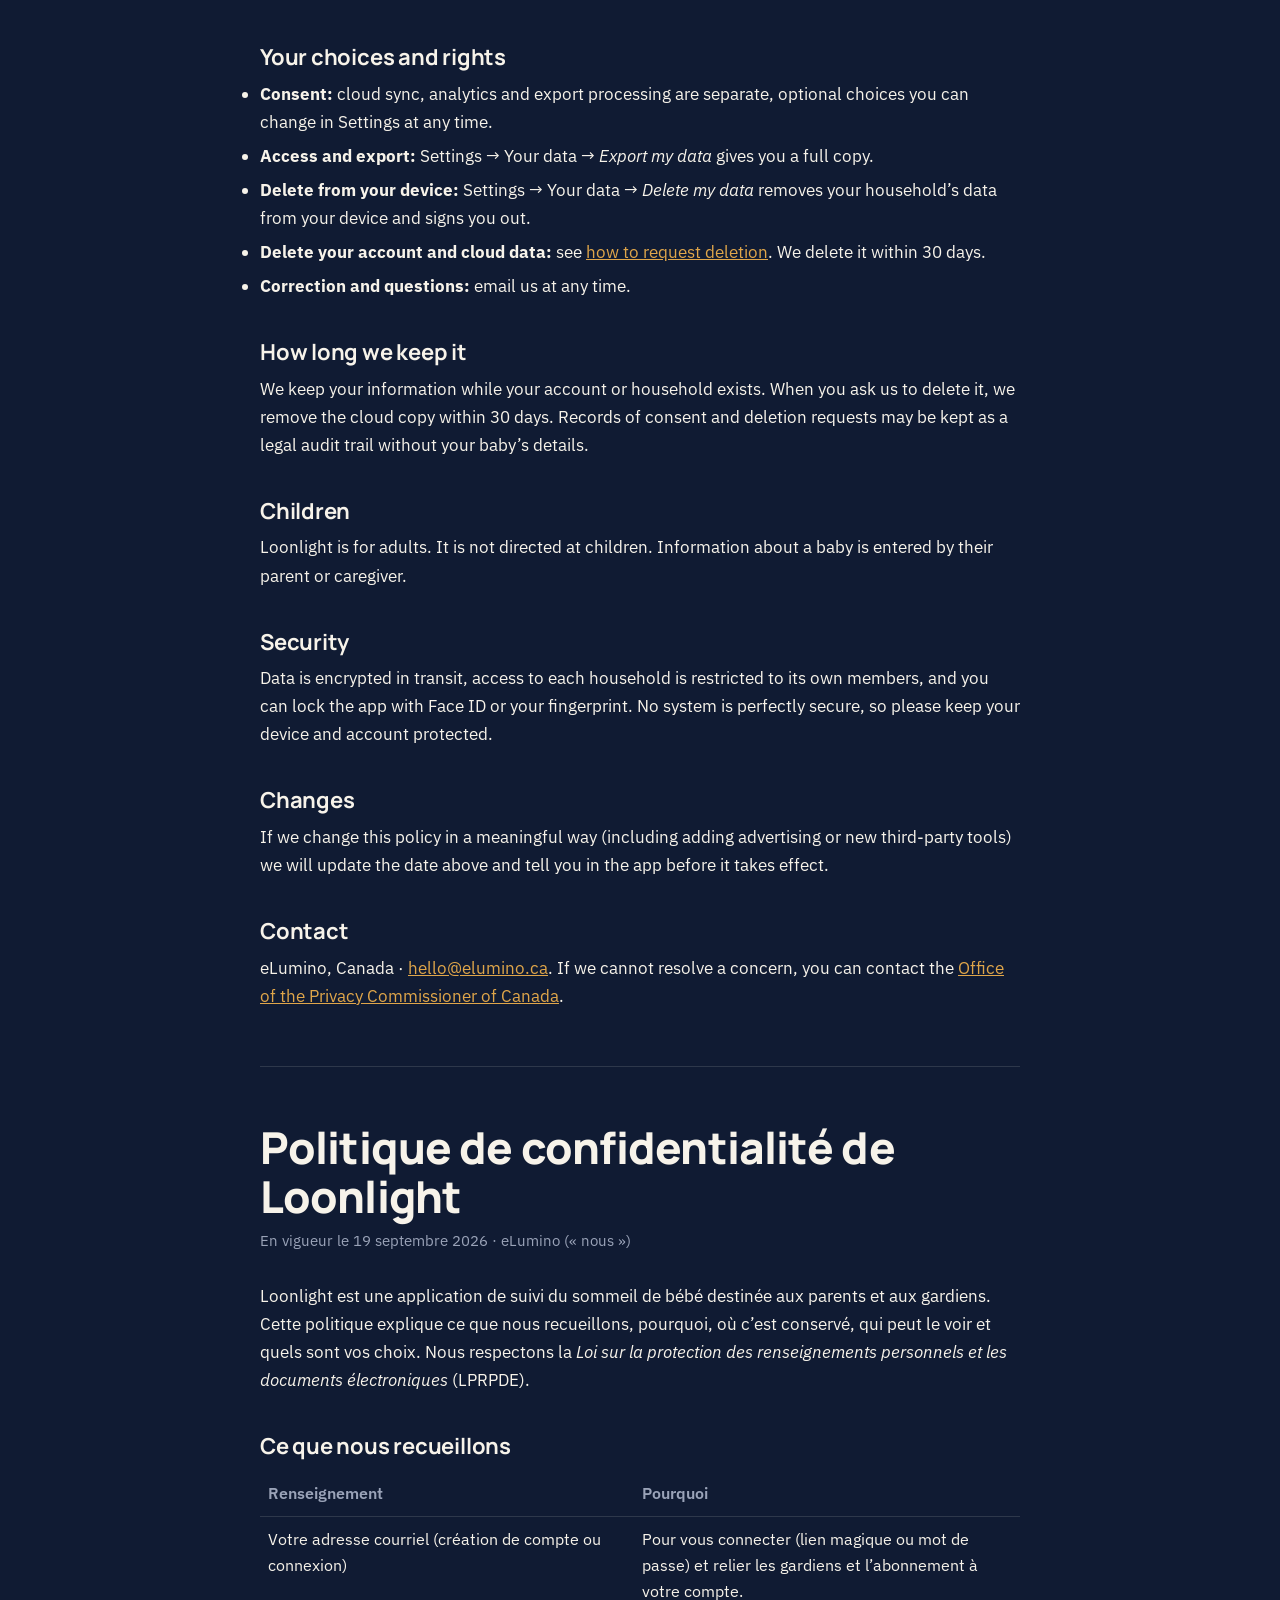
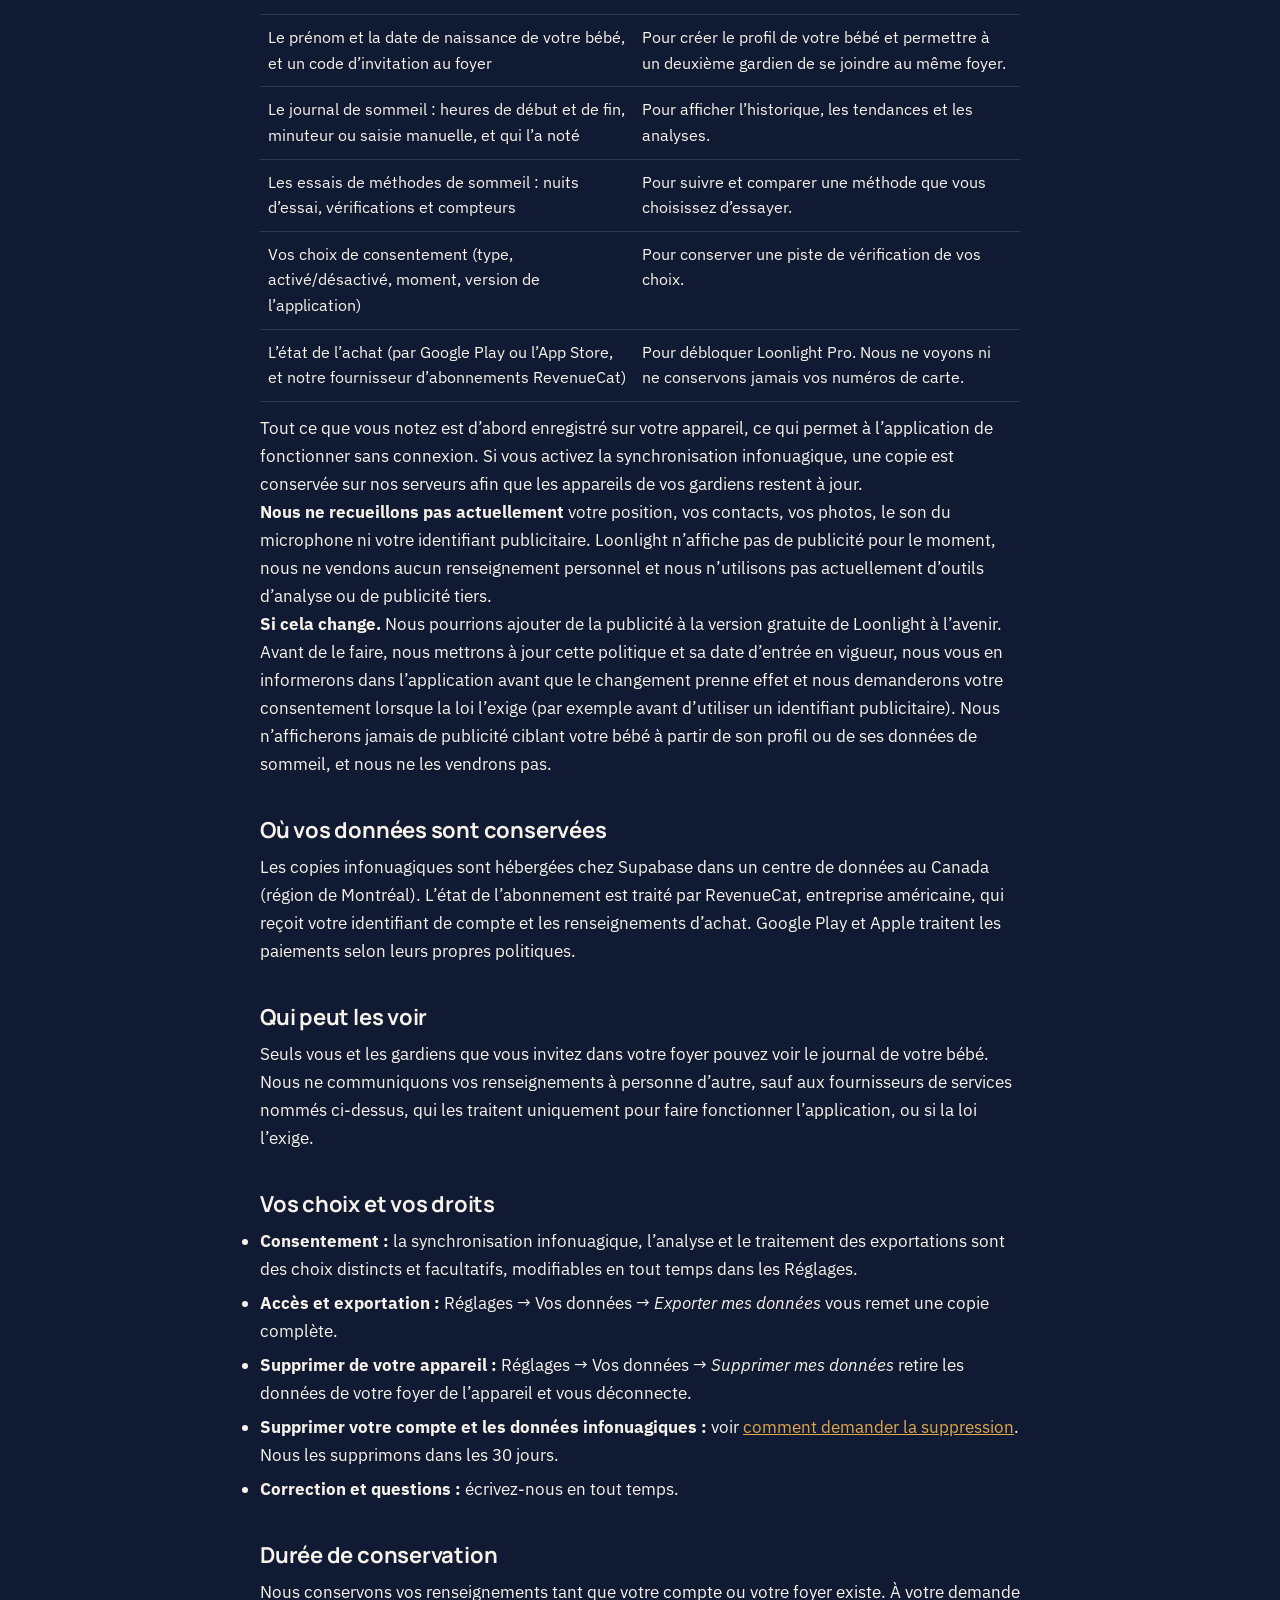
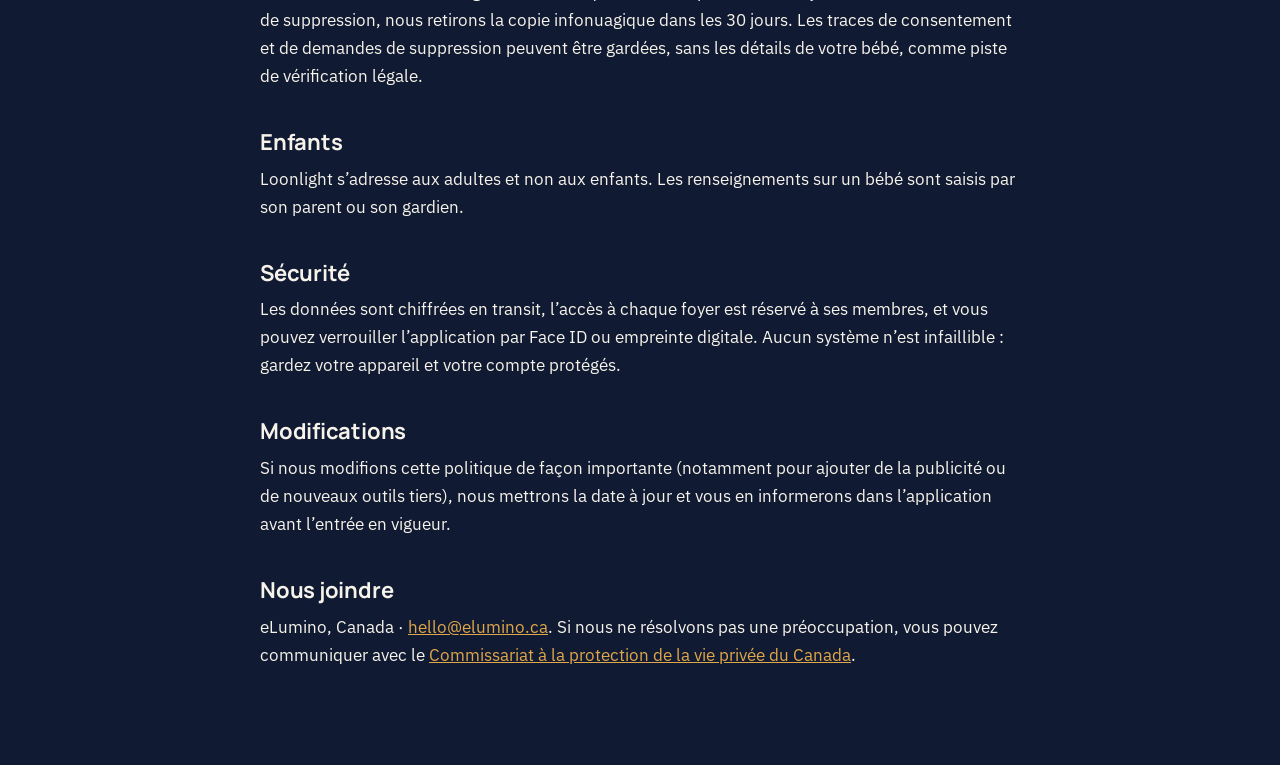
<file: apps/loonlight-privacy.html>
<!DOCTYPE html>
<html lang="en">
<head>
<meta charset="UTF-8">
<meta name="viewport" content="width=device-width, initial-scale=1, viewport-fit=cover">
<title>Loonlight Privacy Policy | Politique de confidentialité</title>
<meta name="description" content="How Loonlight collects, stores and protects your information.">
<link rel="icon" href="../assets/icons/loonlight.png">
<link rel="preconnect" href="https://fonts.googleapis.com">
<link rel="preconnect" href="https://fonts.gstatic.com" crossorigin>
<link href="https://fonts.googleapis.com/css2?family=Manrope:wght@600;700;800&family=IBM+Plex+Sans:wght@400;500;600&display=swap" rel="stylesheet">
<link href="https://fonts.googleapis.com/css2?family=Material+Symbols+Outlined:wght,FILL@400,0..1&display=swap" rel="stylesheet">
<link rel="stylesheet" href="../assets/site.css">
<style>
.legal{max-width:760px;margin:0 auto;padding:56px 0 96px}
.legal h1{font-family:var(--font-head);font-weight:800;font-size:clamp(30px,5vw,44px);letter-spacing:-.02em;margin:0 0 8px}
.legal h2{font-family:var(--font-head);font-weight:700;font-size:22px;margin:40px 0 10px}
.legal p,.legal li{font-size:17px;line-height:1.65;color:var(--ink)}
.legal li{margin:6px 0}
.legal .meta{color:var(--ink2);font-size:15px;margin:0 0 28px}
.legal a{color:var(--accent)}
.legal hr{border:0;border-top:1px solid var(--line);margin:56px 0}
.legal table{border-collapse:collapse;width:100%;margin:12px 0;font-size:16px}
.legal th,.legal td{border-bottom:1px solid var(--line);padding:10px 8px;text-align:left;vertical-align:top}
.legal th{color:var(--ink2);font-weight:600}
.langsw{display:flex;gap:10px;margin:0 0 28px}
.langsw a{padding:6px 14px;border:1px solid var(--line);border-radius:999px;text-decoration:none;font-size:15px}
</style>
</head>
<body data-app="loonlight">
<header class="nav"><div class="container nav-inner">
<a href="../index.html" class="brand" aria-label="eLumino home"><span class="brand-mark"><span class="ms">wb_twilight</span></span><span class="brand-name">eLumino</span></a>
<a class="nav-back" href="loonlight.html"><span class="ms">arrow_back</span> Loonlight</a>
</div></header>
<main><div class="container"><article class="legal">

<div class="langsw"><a href="#en">English</a><a href="#fr">Français</a></div>
<section id="en" lang="en">
<h1>Loonlight Privacy Policy</h1>
<p class="meta">Effective September 19, 2026 &middot; eLumino (&ldquo;we&rdquo;, &ldquo;us&rdquo;)</p>
<p>Loonlight is a baby sleep-tracking app for parents and caregivers. This policy explains what we collect, why, where it is stored, who can see it, and the choices you have. We follow Canada&rsquo;s <em>Personal Information Protection and Electronic Documents Act</em> (PIPEDA).</p>

<h2>What we collect</h2>
<table>
<tr><th>Information</th><th>Why we need it</th></tr>
<tr><td>Your email address (when you create an account or sign in)</td><td>To sign you in (magic link or password) and to link caregivers and subscriptions to your account.</td></tr>
<tr><td>Your baby&rsquo;s name and date of birth, and a household join code</td><td>To set up your baby&rsquo;s profile and let a second caregiver join the same household.</td></tr>
<tr><td>Sleep logs: start and end times, whether logged by timer or manually, and which caregiver logged them</td><td>To show your sleep history, patterns and insights.</td></tr>
<tr><td>Sleep-method trials: trial nights, check-ins and counters</td><td>To run and compare a sleep method you choose to try.</td></tr>
<tr><td>Your consent choices (type, on/off, time, app version)</td><td>To keep an audit trail of the choices you make.</td></tr>
<tr><td>Purchase status (through Google Play or the App Store, and our subscription provider RevenueCat)</td><td>To unlock Loonlight Pro. We never see or store your payment card details.</td></tr>
</table>
<p>Everything you log is saved on your device first, so the app works with no connection. If you turn on cloud sync, a copy is stored on our servers so your caregivers&rsquo; devices stay in step.</p>
<p><strong>We do not currently</strong> collect your location, contacts, photos, microphone audio or advertising ID. Loonlight does not currently show ads, we do not sell personal information, and we do not currently use third-party analytics or advertising tools.</p>
<p><strong>If that changes.</strong> We may add advertising to the free version of Loonlight in the future. Before we do, we will update this policy and its effective date, tell you in the app before the change takes effect, and ask for your consent wherever the law requires it (for example, before using an advertising identifier). We will never show ads that use your baby&rsquo;s sleep or profile information to target you, and we will not sell it.</p>

<h2>Where your data is stored</h2>
<p>Cloud copies are stored with Supabase in a data centre in Canada (Montr&eacute;al region). Subscription status is processed by RevenueCat, which is based in the United States and receives your account identifier and purchase information. Google Play and Apple process payments under their own privacy policies.</p>

<h2>Who can see it</h2>
<p>Only you and the caregivers you invite to your household can see your baby&rsquo;s logs. We do not share your information with anyone else, except our service providers named above, who process it only to run the app, or where the law requires it.</p>

<h2>Your choices and rights</h2>
<ul>
<li><strong>Consent:</strong> cloud sync, analytics and export processing are separate, optional choices you can change in Settings at any time.</li>
<li><strong>Access and export:</strong> Settings &rarr; Your data &rarr; <em>Export my data</em> gives you a full copy.</li>
<li><strong>Delete from your device:</strong> Settings &rarr; Your data &rarr; <em>Delete my data</em> removes your household&rsquo;s data from your device and signs you out.</li>
<li><strong>Delete your account and cloud data:</strong> see <a href="loonlight-delete-account.html">how to request deletion</a>. We delete it within 30 days.</li>
<li><strong>Correction and questions:</strong> email us at any time.</li>
</ul>

<h2>How long we keep it</h2>
<p>We keep your information while your account or household exists. When you ask us to delete it, we remove the cloud copy within 30 days. Records of consent and deletion requests may be kept as a legal audit trail without your baby&rsquo;s details.</p>

<h2>Children</h2>
<p>Loonlight is for adults. It is not directed at children. Information about a baby is entered by their parent or caregiver.</p>

<h2>Security</h2>
<p>Data is encrypted in transit, access to each household is restricted to its own members, and you can lock the app with Face ID or your fingerprint. No system is perfectly secure, so please keep your device and account protected.</p>

<h2>Changes</h2>
<p>If we change this policy in a meaningful way (including adding advertising or new third-party tools) we will update the date above and tell you in the app before it takes effect.</p>

<h2>Contact</h2>
<p>eLumino, Canada &middot; <a href="mailto:hello@elumino.ca">hello@elumino.ca</a>. If we cannot resolve a concern, you can contact the <a href="https://www.priv.gc.ca" rel="noopener">Office of the Privacy Commissioner of Canada</a>.</p>
</section>
<hr>
<section id="fr" lang="fr">
<h1>Politique de confidentialit&eacute; de Loonlight</h1>
<p class="meta">En vigueur le 19 septembre 2026 &middot; eLumino (&laquo;&nbsp;nous&nbsp;&raquo;)</p>
<p>Loonlight est une application de suivi du sommeil de b&eacute;b&eacute; destin&eacute;e aux parents et aux gardiens. Cette politique explique ce que nous recueillons, pourquoi, o&ugrave; c&rsquo;est conserv&eacute;, qui peut le voir et quels sont vos choix. Nous respectons la <em>Loi sur la protection des renseignements personnels et les documents &eacute;lectroniques</em> (LPRPDE).</p>

<h2>Ce que nous recueillons</h2>
<table>
<tr><th>Renseignement</th><th>Pourquoi</th></tr>
<tr><td>Votre adresse courriel (cr&eacute;ation de compte ou connexion)</td><td>Pour vous connecter (lien magique ou mot de passe) et relier les gardiens et l&rsquo;abonnement &agrave; votre compte.</td></tr>
<tr><td>Le pr&eacute;nom et la date de naissance de votre b&eacute;b&eacute;, et un code d&rsquo;invitation au foyer</td><td>Pour cr&eacute;er le profil de votre b&eacute;b&eacute; et permettre &agrave; un deuxi&egrave;me gardien de se joindre au m&ecirc;me foyer.</td></tr>
<tr><td>Le journal de sommeil : heures de d&eacute;but et de fin, minuteur ou saisie manuelle, et qui l&rsquo;a not&eacute;</td><td>Pour afficher l&rsquo;historique, les tendances et les analyses.</td></tr>
<tr><td>Les essais de m&eacute;thodes de sommeil : nuits d&rsquo;essai, v&eacute;rifications et compteurs</td><td>Pour suivre et comparer une m&eacute;thode que vous choisissez d&rsquo;essayer.</td></tr>
<tr><td>Vos choix de consentement (type, activ&eacute;/d&eacute;sactiv&eacute;, moment, version de l&rsquo;application)</td><td>Pour conserver une piste de v&eacute;rification de vos choix.</td></tr>
<tr><td>L&rsquo;&eacute;tat de l&rsquo;achat (par Google Play ou l&rsquo;App Store, et notre fournisseur d&rsquo;abonnements RevenueCat)</td><td>Pour d&eacute;bloquer Loonlight Pro. Nous ne voyons ni ne conservons jamais vos num&eacute;ros de carte.</td></tr>
</table>
<p>Tout ce que vous notez est d&rsquo;abord enregistr&eacute; sur votre appareil, ce qui permet &agrave; l&rsquo;application de fonctionner sans connexion. Si vous activez la synchronisation infonuagique, une copie est conserv&eacute;e sur nos serveurs afin que les appareils de vos gardiens restent &agrave; jour.</p>
<p><strong>Nous ne recueillons pas actuellement</strong> votre position, vos contacts, vos photos, le son du microphone ni votre identifiant publicitaire. Loonlight n&rsquo;affiche pas de publicit&eacute; pour le moment, nous ne vendons aucun renseignement personnel et nous n&rsquo;utilisons pas actuellement d&rsquo;outils d&rsquo;analyse ou de publicit&eacute; tiers.</p>
<p><strong>Si cela change.</strong> Nous pourrions ajouter de la publicit&eacute; &agrave; la version gratuite de Loonlight &agrave; l&rsquo;avenir. Avant de le faire, nous mettrons &agrave; jour cette politique et sa date d&rsquo;entr&eacute;e en vigueur, nous vous en informerons dans l&rsquo;application avant que le changement prenne effet et nous demanderons votre consentement lorsque la loi l&rsquo;exige (par exemple avant d&rsquo;utiliser un identifiant publicitaire). Nous n&rsquo;afficherons jamais de publicit&eacute; ciblant votre b&eacute;b&eacute; &agrave; partir de son profil ou de ses donn&eacute;es de sommeil, et nous ne les vendrons pas.</p>

<h2>O&ugrave; vos donn&eacute;es sont conserv&eacute;es</h2>
<p>Les copies infonuagiques sont h&eacute;berg&eacute;es chez Supabase dans un centre de donn&eacute;es au Canada (r&eacute;gion de Montr&eacute;al). L&rsquo;&eacute;tat de l&rsquo;abonnement est trait&eacute; par RevenueCat, entreprise am&eacute;ricaine, qui re&ccedil;oit votre identifiant de compte et les renseignements d&rsquo;achat. Google Play et Apple traitent les paiements selon leurs propres politiques.</p>

<h2>Qui peut les voir</h2>
<p>Seuls vous et les gardiens que vous invitez dans votre foyer pouvez voir le journal de votre b&eacute;b&eacute;. Nous ne communiquons vos renseignements &agrave; personne d&rsquo;autre, sauf aux fournisseurs de services nomm&eacute;s ci-dessus, qui les traitent uniquement pour faire fonctionner l&rsquo;application, ou si la loi l&rsquo;exige.</p>

<h2>Vos choix et vos droits</h2>
<ul>
<li><strong>Consentement :</strong> la synchronisation infonuagique, l&rsquo;analyse et le traitement des exportations sont des choix distincts et facultatifs, modifiables en tout temps dans les R&eacute;glages.</li>
<li><strong>Acc&egrave;s et exportation :</strong> R&eacute;glages &rarr; Vos donn&eacute;es &rarr; <em>Exporter mes donn&eacute;es</em> vous remet une copie compl&egrave;te.</li>
<li><strong>Supprimer de votre appareil :</strong> R&eacute;glages &rarr; Vos donn&eacute;es &rarr; <em>Supprimer mes donn&eacute;es</em> retire les donn&eacute;es de votre foyer de l&rsquo;appareil et vous d&eacute;connecte.</li>
<li><strong>Supprimer votre compte et les donn&eacute;es infonuagiques :</strong> voir <a href="loonlight-delete-account.html#fr">comment demander la suppression</a>. Nous les supprimons dans les 30 jours.</li>
<li><strong>Correction et questions :</strong> &eacute;crivez-nous en tout temps.</li>
</ul>

<h2>Dur&eacute;e de conservation</h2>
<p>Nous conservons vos renseignements tant que votre compte ou votre foyer existe. &Agrave; votre demande de suppression, nous retirons la copie infonuagique dans les 30 jours. Les traces de consentement et de demandes de suppression peuvent &ecirc;tre gard&eacute;es, sans les d&eacute;tails de votre b&eacute;b&eacute;, comme piste de v&eacute;rification l&eacute;gale.</p>

<h2>Enfants</h2>
<p>Loonlight s&rsquo;adresse aux adultes et non aux enfants. Les renseignements sur un b&eacute;b&eacute; sont saisis par son parent ou son gardien.</p>

<h2>S&eacute;curit&eacute;</h2>
<p>Les donn&eacute;es sont chiffr&eacute;es en transit, l&rsquo;acc&egrave;s &agrave; chaque foyer est r&eacute;serv&eacute; &agrave; ses membres, et vous pouvez verrouiller l&rsquo;application par Face ID ou empreinte digitale. Aucun syst&egrave;me n&rsquo;est infaillible : gardez votre appareil et votre compte prot&eacute;g&eacute;s.</p>

<h2>Modifications</h2>
<p>Si nous modifions cette politique de fa&ccedil;on importante (notamment pour ajouter de la publicit&eacute; ou de nouveaux outils tiers), nous mettrons la date &agrave; jour et vous en informerons dans l&rsquo;application avant l&rsquo;entr&eacute;e en vigueur.</p>

<h2>Nous joindre</h2>
<p>eLumino, Canada &middot; <a href="mailto:hello@elumino.ca">hello@elumino.ca</a>. Si nous ne r&eacute;solvons pas une pr&eacute;occupation, vous pouvez communiquer avec le <a href="https://www.priv.gc.ca" rel="noopener">Commissariat &agrave; la protection de la vie priv&eacute;e du Canada</a>.</p>
</section>
</article></div></main></body></html>
</file>
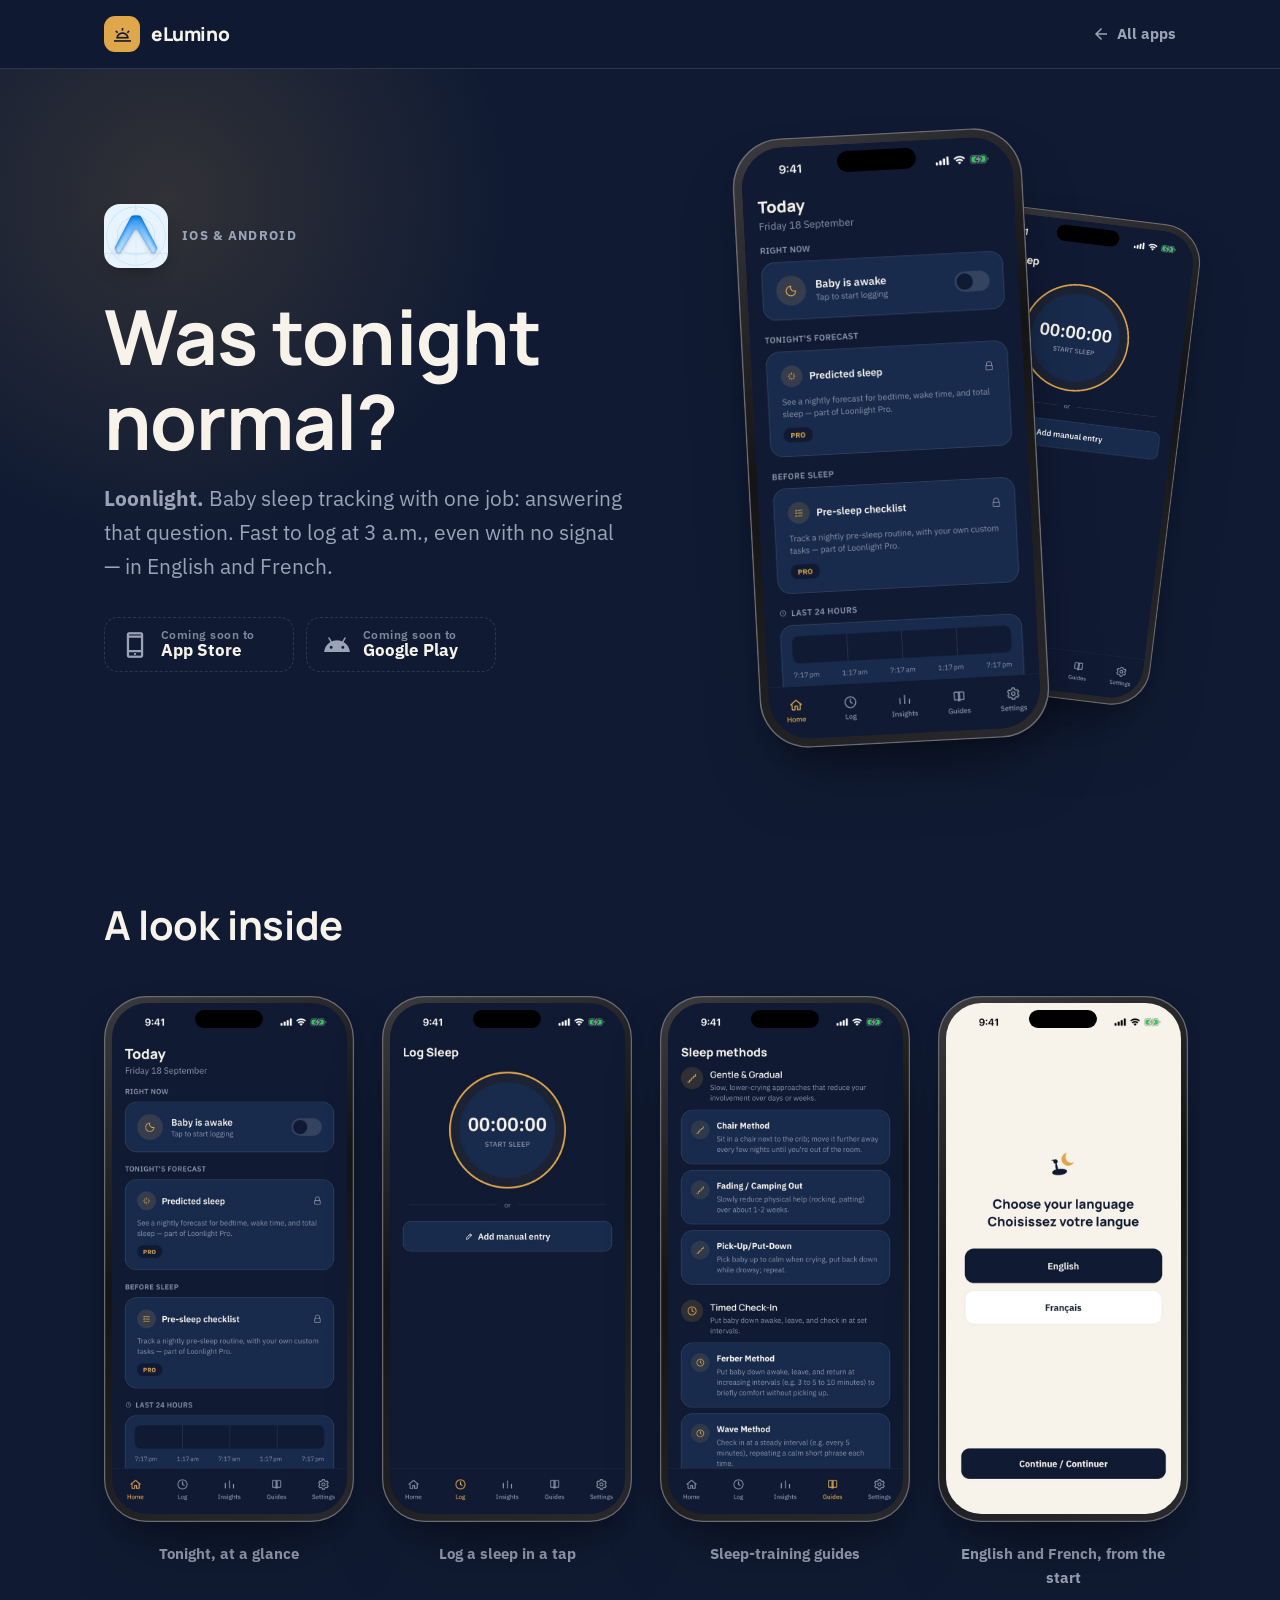
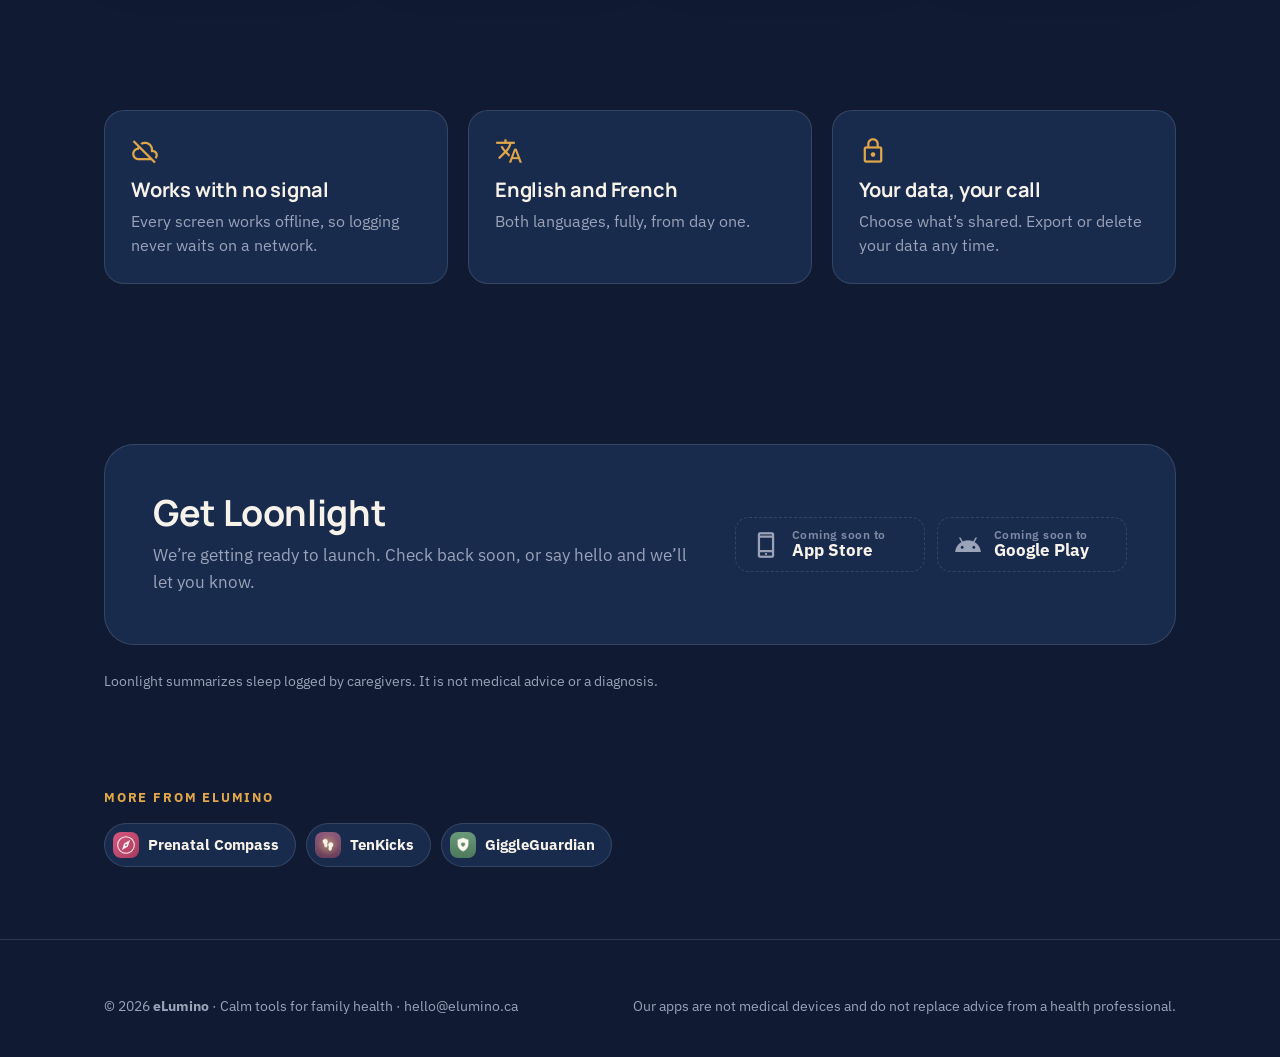
<file: apps/loonlight.html>
<!DOCTYPE html>
<html lang="en">
<head>
<meta charset="UTF-8">
<meta name="viewport" content="width=device-width, initial-scale=1, viewport-fit=cover">
<title>Loonlight — baby sleep tracking, made simple</title>
<meta name="description" content="Baby sleep tracking with one job: was tonight normal? Works offline, in English and French.">
<link rel="icon" href="../assets/icons/loonlight.png">
<link rel="preconnect" href="https://fonts.googleapis.com">
<link rel="preconnect" href="https://fonts.gstatic.com" crossorigin>
<link href="https://fonts.googleapis.com/css2?family=Manrope:wght@700;800&family=family=Manrope:wght@600;700;800&family=IBM+Plex+Sans:wght@400;500;600&display=swap" rel="stylesheet">
<link href="https://fonts.googleapis.com/css2?family=Material+Symbols+Outlined:wght,FILL@400,0..1&display=swap" rel="stylesheet">
<link rel="stylesheet" href="../assets/site.css">
</head>
<body data-app="loonlight">

<header class="nav">
  <div class="container nav-inner">
    <a href="../index.html" class="brand" aria-label="eLumino home">
      <span class="brand-mark"><span class="ms">wb_twilight</span></span>
      <span class="brand-name">eLumino</span>
    </a>
    <a class="nav-back" href="../index.html#apps"><span class="ms">arrow_back</span> All apps</a>
  </div>
</header>

<main>

<section class="app-hero">
  <div class="container app-hero-inner">
    <div>
      <div class="app-id">
        <img src="../assets/icons/loonlight.png" alt="Loonlight app icon">
        <div><div class="plat">iOS &amp; Android</div></div>
      </div>
      <h1>Was tonight normal?</h1>
      <p class="lead"><strong>Loonlight.</strong> Baby sleep tracking with one job: answering that question. Fast to log at 3&nbsp;a.m., even with no signal — in English and French.</p>
      <div class="dl-row">
        <span class="dl soon" aria-disabled="true"><span class="ms">phone_iphone</span><span><small>Coming soon to</small><strong>App Store</strong></span></span><span class="dl soon" aria-disabled="true"><span class="ms">android</span><span><small>Coming soon to</small><strong>Google Play</strong></span></span>
      </div>
    </div>
    <div class="app-hero-phones" aria-hidden="true">
      <div class="phone back"><div class="phone-screen"><img src="../assets/shots/loonlight-log.jpg" alt=""></div></div>
      <div class="phone front"><div class="phone-screen"><img src="../assets/shots/loonlight-home.jpg" alt=""></div></div>
    </div>
  </div>
</section>

<section class="shots">
  <div class="container">
    <h2>A look inside</h2>
    <div class="shots-row">
      <figure class="shot">
        <div class="phone"><div class="phone-screen"><img src="../assets/shots/loonlight-home.jpg" alt="Loonlight: Tonight, at a glance" loading="lazy"></div></div>
        <figcaption>Tonight, at a glance</figcaption>
      </figure>
      <figure class="shot">
        <div class="phone"><div class="phone-screen"><img src="../assets/shots/loonlight-log.jpg" alt="Loonlight: Log a sleep in a tap" loading="lazy"></div></div>
        <figcaption>Log a sleep in a tap</figcaption>
      </figure>
      <figure class="shot">
        <div class="phone"><div class="phone-screen"><img src="../assets/shots/loonlight-guides.jpg" alt="Loonlight: Sleep-training guides" loading="lazy"></div></div>
        <figcaption>Sleep-training guides</figcaption>
      </figure>
      <figure class="shot">
        <div class="phone"><div class="phone-screen"><img src="../assets/shots/loonlight-language.jpg" alt="Loonlight: English and French, from the start" loading="lazy"></div></div>
        <figcaption>English and French, from the start</figcaption>
      </figure>
    </div>
    
  </div>
</section>

<section class="section" style="padding-top:32px">
  <div class="container">
    <div class="points">
      <div class="point reveal"><span class="ms">cloud_off</span><h3>Works with no signal</h3><p>Every screen works offline, so logging never waits on a network.</p></div>
      <div class="point reveal"><span class="ms">translate</span><h3>English and French</h3><p>Both languages, fully, from day one.</p></div>
      <div class="point reveal"><span class="ms">lock</span><h3>Your data, your call</h3><p>Choose what’s shared. Export or delete your data any time.</p></div>
    </div>
  </div>
</section>

<section class="get">
  <div class="container">
    <div class="get-band reveal">
      <div>
        <h2>Get Loonlight</h2>
        <p>We’re getting ready to launch. Check back soon, or say hello and we’ll let you know.</p>
      </div>
      <div class="dl-row">
        <span class="dl soon" aria-disabled="true"><span class="ms">phone_iphone</span><span><small>Coming soon to</small><strong>App Store</strong></span></span><span class="dl soon" aria-disabled="true"><span class="ms">android</span><span><small>Coming soon to</small><strong>Google Play</strong></span></span>
      </div>
    </div>
    <p class="fine">Loonlight summarizes sleep logged by caregivers. It is not medical advice or a diagnosis.</p>
  </div>
</section>

<section class="section" style="padding:24px 0 72px">
  <div class="container">
    <div class="eyebrow" style="margin-bottom:14px">More from eLumino</div>
    <div class="other-apps">
        <a class="chip" href="prenatal-compass.html"><img src="../assets/icons/prenatal-compass.svg" alt="" width="26" height="26">Prenatal Compass</a>
        <a class="chip" href="tenkicks.html"><img src="../assets/icons/tenkicks.png" alt="" width="26" height="26">TenKicks</a>
        <a class="chip" href="giggleguardian.html"><img src="../assets/icons/giggleguardian.png" alt="" width="26" height="26">GiggleGuardian</a>
    </div>
  </div>
</section>

</main>

<footer>
  <div class="container">
    <div class="foot-bottom" style="margin-top:0;padding-top:0;border-top:0">
      <span>© 2026 <a href="../index.html" style="text-decoration:none;font-weight:700">eLumino</a> · Calm tools for family health · <a href="mailto:hello@elumino.ca" style="text-decoration:none">hello@elumino.ca</a></span>
      <span>Our apps are not medical devices and do not replace advice from a health professional.</span>
    </div>
  </div>
</footer>

<script>
const io = new IntersectionObserver(es => es.forEach(e => { if (e.isIntersecting) { e.target.classList.add('vis'); io.unobserve(e.target); } }), { threshold: .12 });
document.querySelectorAll('.reveal').forEach(el => io.observe(el));
</script>
</body>
</html>
</file>
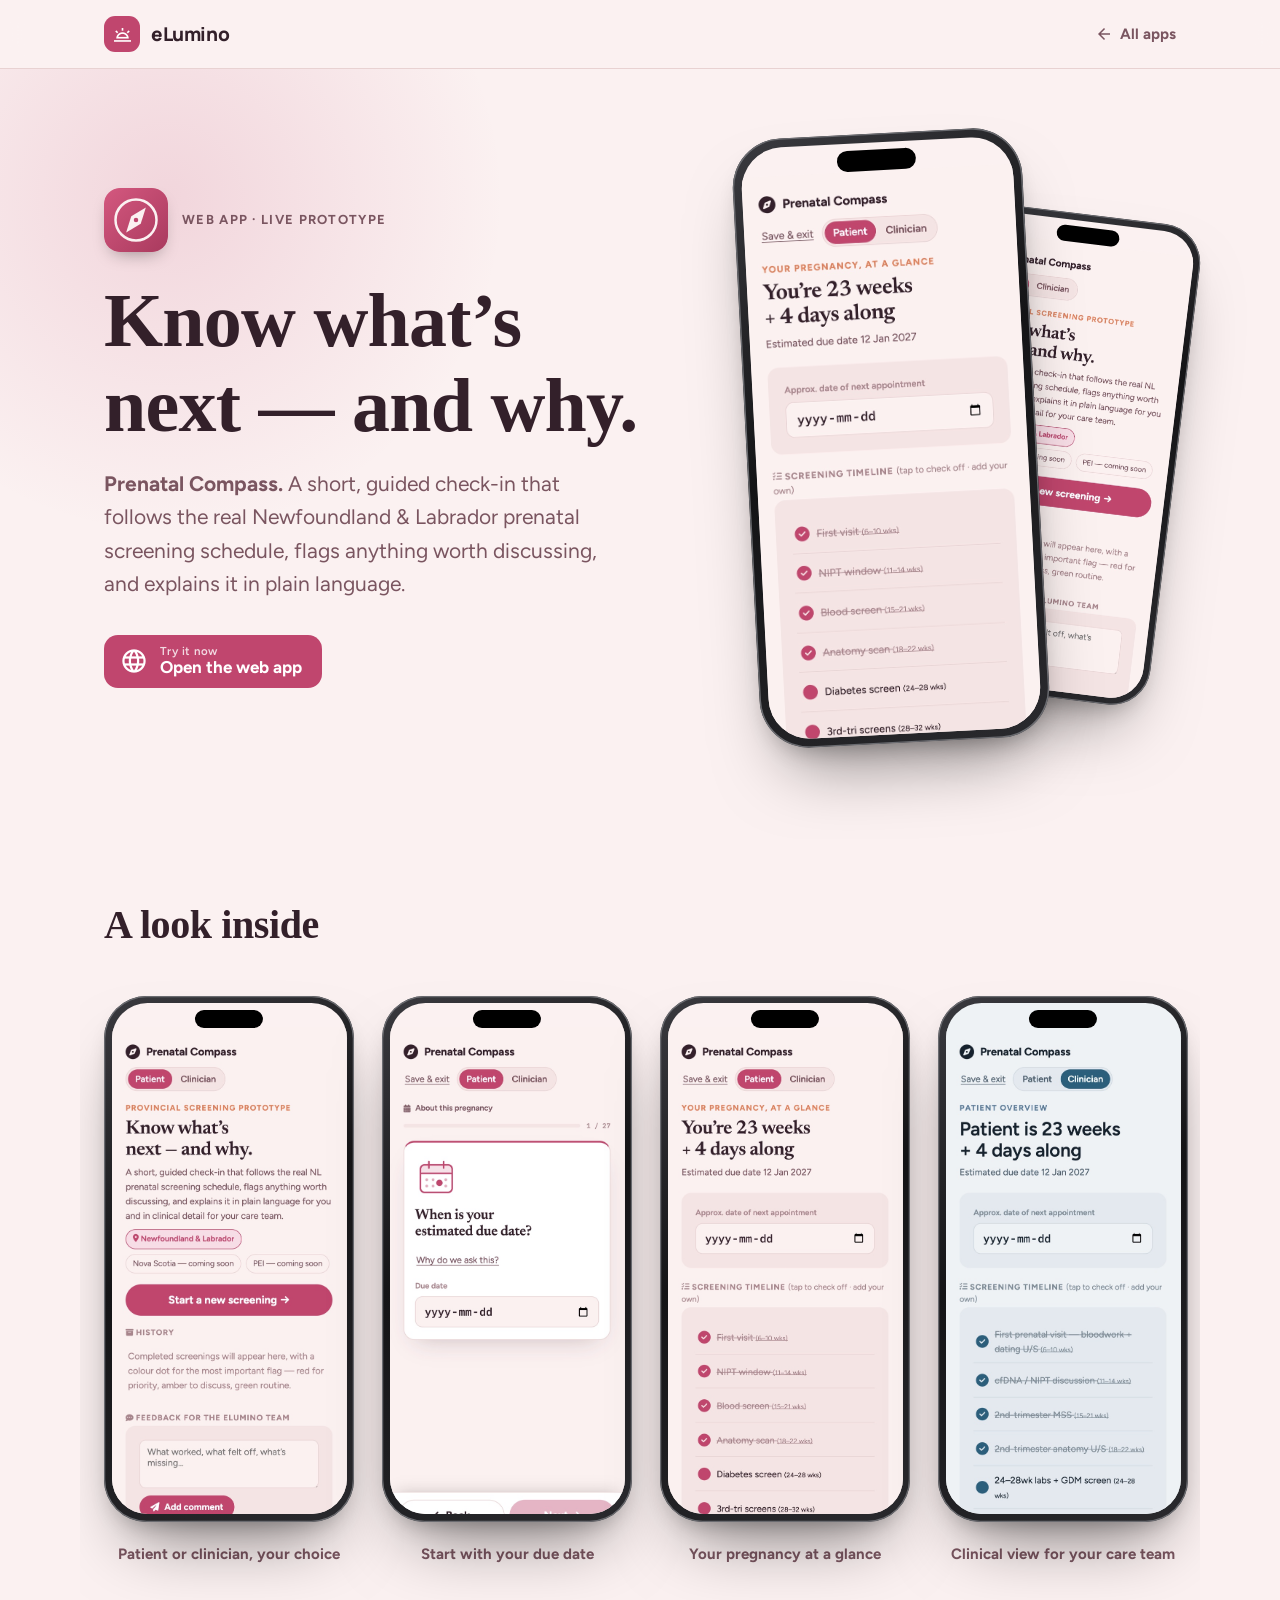
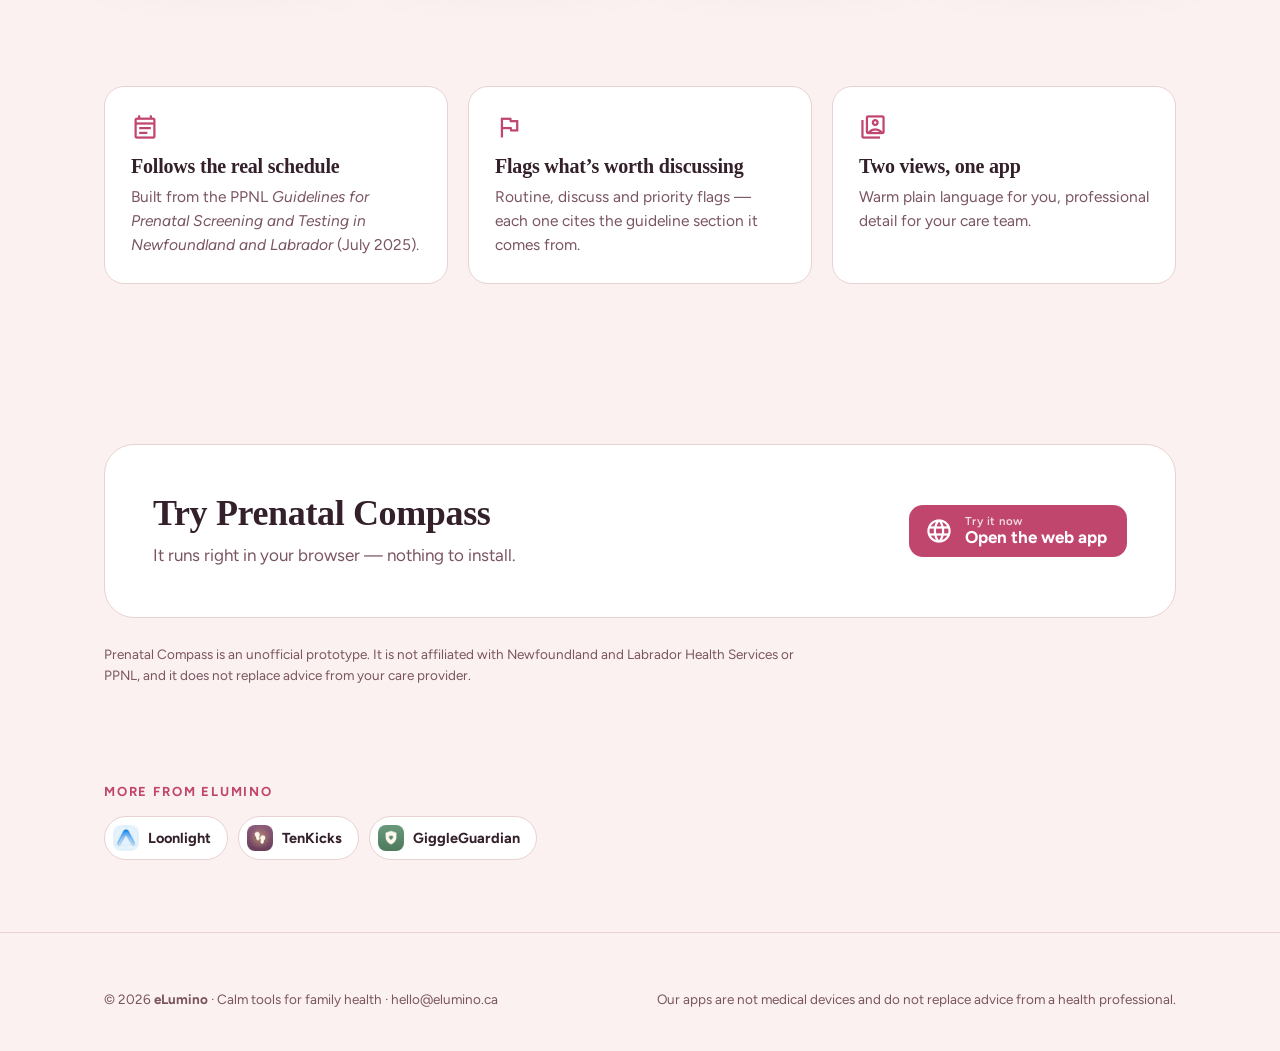
<file: apps/prenatal-compass.html>
<!DOCTYPE html>
<html lang="en">
<head>
<meta charset="UTF-8">
<meta name="viewport" content="width=device-width, initial-scale=1, viewport-fit=cover">
<title>Prenatal Compass — a guided prenatal screening check-in</title>
<meta name="description" content="A short, guided check-in that follows the Newfoundland &amp; Labrador prenatal screening schedule and explains it in plain language.">
<link rel="icon" href="../assets/icons/prenatal-compass.svg">
<link rel="preconnect" href="https://fonts.googleapis.com">
<link rel="preconnect" href="https://fonts.gstatic.com" crossorigin>
<link href="https://fonts.googleapis.com/css2?family=Manrope:wght@700;800&family=family=Newsreader:opsz,wght@6..72,500;6..72,600&family=Figtree:wght@400;600;700&display=swap" rel="stylesheet">
<link href="https://fonts.googleapis.com/css2?family=Material+Symbols+Outlined:wght,FILL@400,0..1&display=swap" rel="stylesheet">
<link rel="stylesheet" href="../assets/site.css">
</head>
<body data-app="prenatal">

<header class="nav">
  <div class="container nav-inner">
    <a href="../index.html" class="brand" aria-label="eLumino home">
      <span class="brand-mark"><span class="ms">wb_twilight</span></span>
      <span class="brand-name">eLumino</span>
    </a>
    <a class="nav-back" href="../index.html#apps"><span class="ms">arrow_back</span> All apps</a>
  </div>
</header>

<main>

<section class="app-hero">
  <div class="container app-hero-inner">
    <div>
      <div class="app-id">
        <img src="../assets/icons/prenatal-compass.svg" alt="Prenatal Compass app icon">
        <div><div class="plat">Web app · Live prototype</div></div>
      </div>
      <h1>Know what’s next — and why.</h1>
      <p class="lead"><strong>Prenatal Compass.</strong> A short, guided check-in that follows the real Newfoundland &amp; Labrador prenatal screening schedule, flags anything worth discussing, and explains it in plain language.</p>
      <div class="dl-row">
        <a class="dl live" href="https://prenatal-compass.vercel.app" target="_blank" rel="noopener"><span class="ms">language</span><span><small>Try it now</small><strong>Open the web app</strong></span></a>
      </div>
    </div>
    <div class="app-hero-phones" aria-hidden="true">
      <div class="phone back"><div class="phone-screen inset" style="--sbg:#FBF1F1"><img src="../assets/shots/prenatal-home.jpg" alt=""></div></div>
      <div class="phone front"><div class="phone-screen inset" style="--sbg:#FBF1F1"><img src="../assets/shots/prenatal-dashboard.jpg" alt=""></div></div>
    </div>
  </div>
</section>

<section class="shots">
  <div class="container">
    <h2>A look inside</h2>
    <div class="shots-row">
      <figure class="shot">
        <div class="phone"><div class="phone-screen inset" style="--sbg:#FBF1F1"><img src="../assets/shots/prenatal-home.jpg" alt="Prenatal Compass: Patient or clinician, your choice" loading="lazy"></div></div>
        <figcaption>Patient or clinician, your choice</figcaption>
      </figure>
      <figure class="shot">
        <div class="phone"><div class="phone-screen inset" style="--sbg:#FBF1F1"><img src="../assets/shots/prenatal-duedate.jpg" alt="Prenatal Compass: Start with your due date" loading="lazy"></div></div>
        <figcaption>Start with your due date</figcaption>
      </figure>
      <figure class="shot">
        <div class="phone"><div class="phone-screen inset" style="--sbg:#FBF1F1"><img src="../assets/shots/prenatal-dashboard.jpg" alt="Prenatal Compass: Your pregnancy at a glance" loading="lazy"></div></div>
        <figcaption>Your pregnancy at a glance</figcaption>
      </figure>
      <figure class="shot">
        <div class="phone"><div class="phone-screen inset" style="--sbg:#EEF2F5"><img src="../assets/shots/prenatal-clinician.jpg" alt="Prenatal Compass: Clinical view for your care team" loading="lazy"></div></div>
        <figcaption>Clinical view for your care team</figcaption>
      </figure>
    </div>
    
  </div>
</section>

<section class="section" style="padding-top:32px">
  <div class="container">
    <div class="points">
      <div class="point reveal"><span class="ms">event_note</span><h3>Follows the real schedule</h3><p>Built from the PPNL <em>Guidelines for Prenatal Screening and Testing in Newfoundland and Labrador</em> (July&nbsp;2025).</p></div>
      <div class="point reveal"><span class="ms">flag</span><h3>Flags what’s worth discussing</h3><p>Routine, discuss and priority flags — each one cites the guideline section it comes from.</p></div>
      <div class="point reveal"><span class="ms">switch_account</span><h3>Two views, one app</h3><p>Warm plain language for you, professional detail for your care team.</p></div>
    </div>
  </div>
</section>

<section class="get">
  <div class="container">
    <div class="get-band reveal">
      <div>
        <h2>Try Prenatal Compass</h2>
        <p>It runs right in your browser — nothing to install.</p>
      </div>
      <div class="dl-row">
        <a class="dl live" href="https://prenatal-compass.vercel.app" target="_blank" rel="noopener"><span class="ms">language</span><span><small>Try it now</small><strong>Open the web app</strong></span></a>
      </div>
    </div>
    <p class="fine">Prenatal Compass is an unofficial prototype. It is not affiliated with Newfoundland and Labrador Health Services or PPNL, and it does not replace advice from your care provider.</p>
  </div>
</section>

<section class="section" style="padding:24px 0 72px">
  <div class="container">
    <div class="eyebrow" style="margin-bottom:14px">More from eLumino</div>
    <div class="other-apps">
        <a class="chip" href="loonlight.html"><img src="../assets/icons/loonlight.png" alt="" width="26" height="26">Loonlight</a>
        <a class="chip" href="tenkicks.html"><img src="../assets/icons/tenkicks.png" alt="" width="26" height="26">TenKicks</a>
        <a class="chip" href="giggleguardian.html"><img src="../assets/icons/giggleguardian.png" alt="" width="26" height="26">GiggleGuardian</a>
    </div>
  </div>
</section>

</main>

<footer>
  <div class="container">
    <div class="foot-bottom" style="margin-top:0;padding-top:0;border-top:0">
      <span>© 2026 <a href="../index.html" style="text-decoration:none;font-weight:700">eLumino</a> · Calm tools for family health · <a href="mailto:hello@elumino.ca" style="text-decoration:none">hello@elumino.ca</a></span>
      <span>Our apps are not medical devices and do not replace advice from a health professional.</span>
    </div>
  </div>
</footer>

<script>
const io = new IntersectionObserver(es => es.forEach(e => { if (e.isIntersecting) { e.target.classList.add('vis'); io.unobserve(e.target); } }), { threshold: .12 });
document.querySelectorAll('.reveal').forEach(el => io.observe(el));
</script>
</body>
</html>
</file>
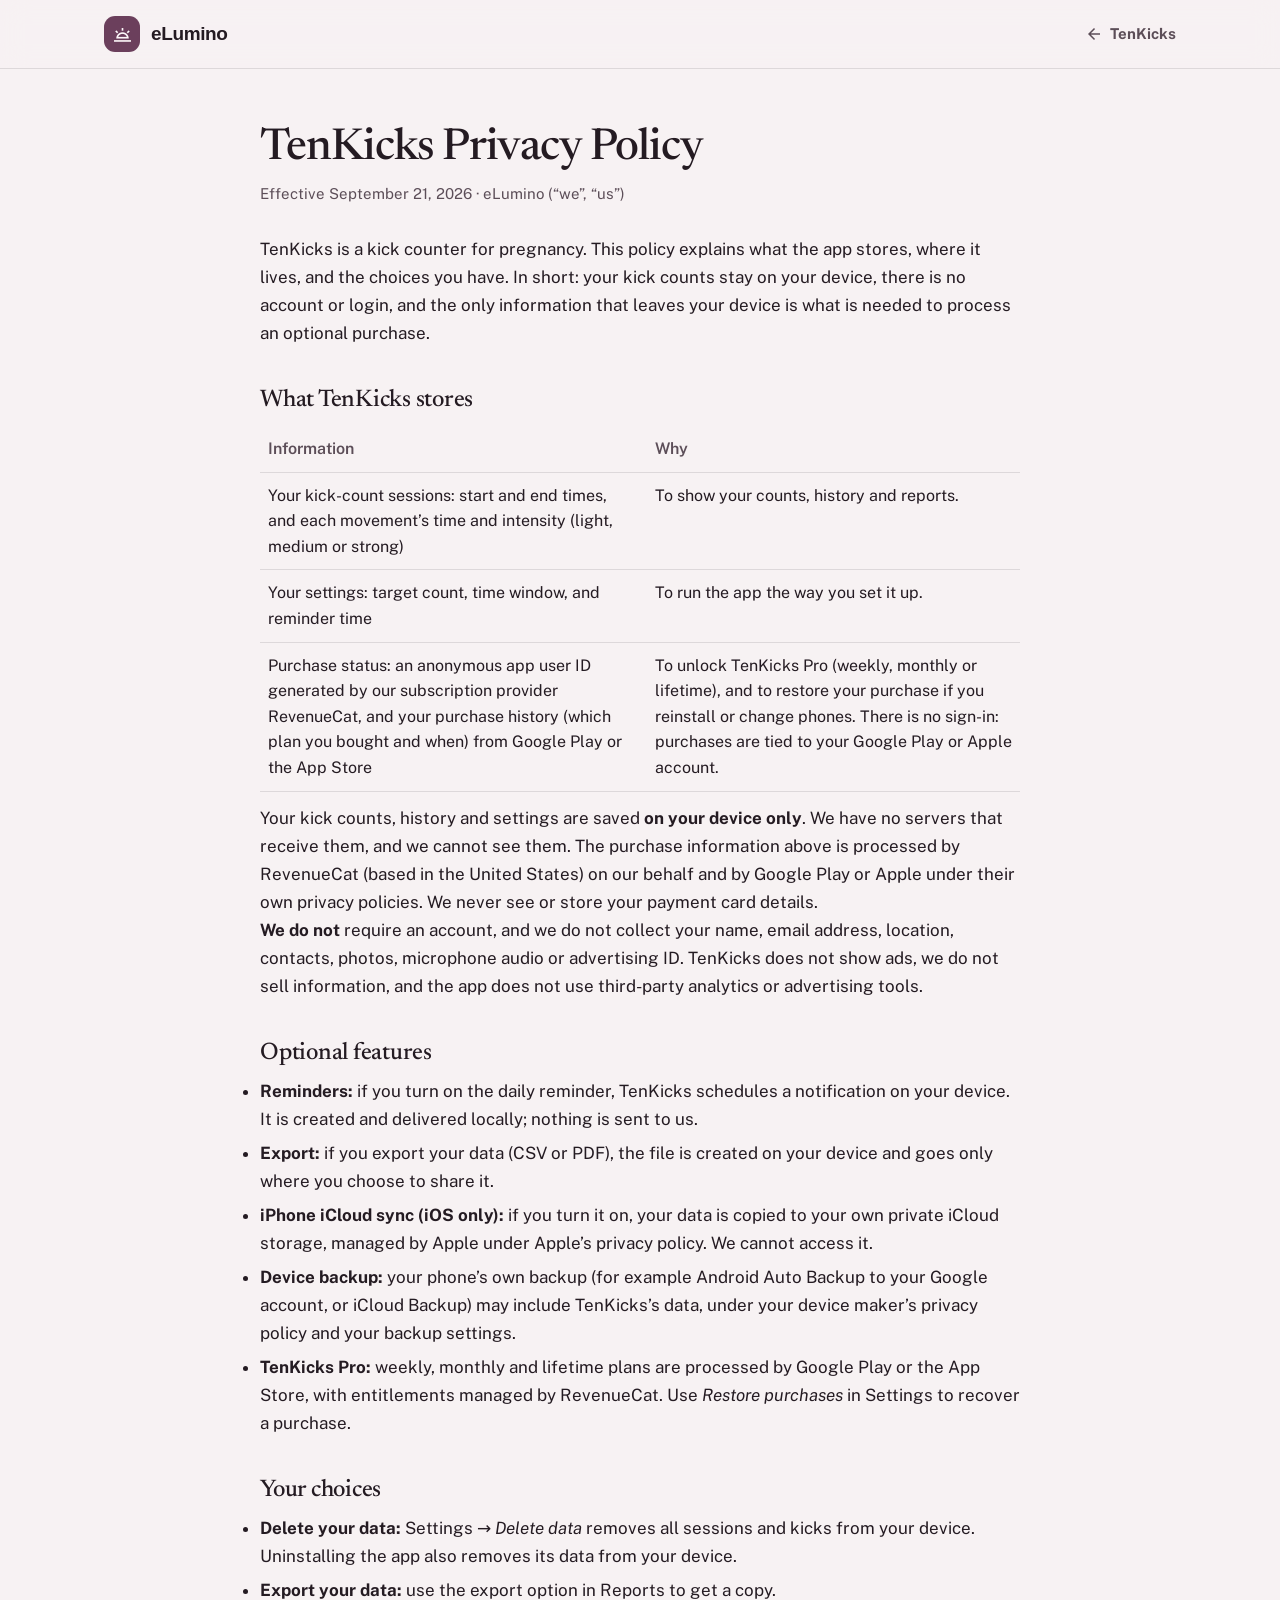
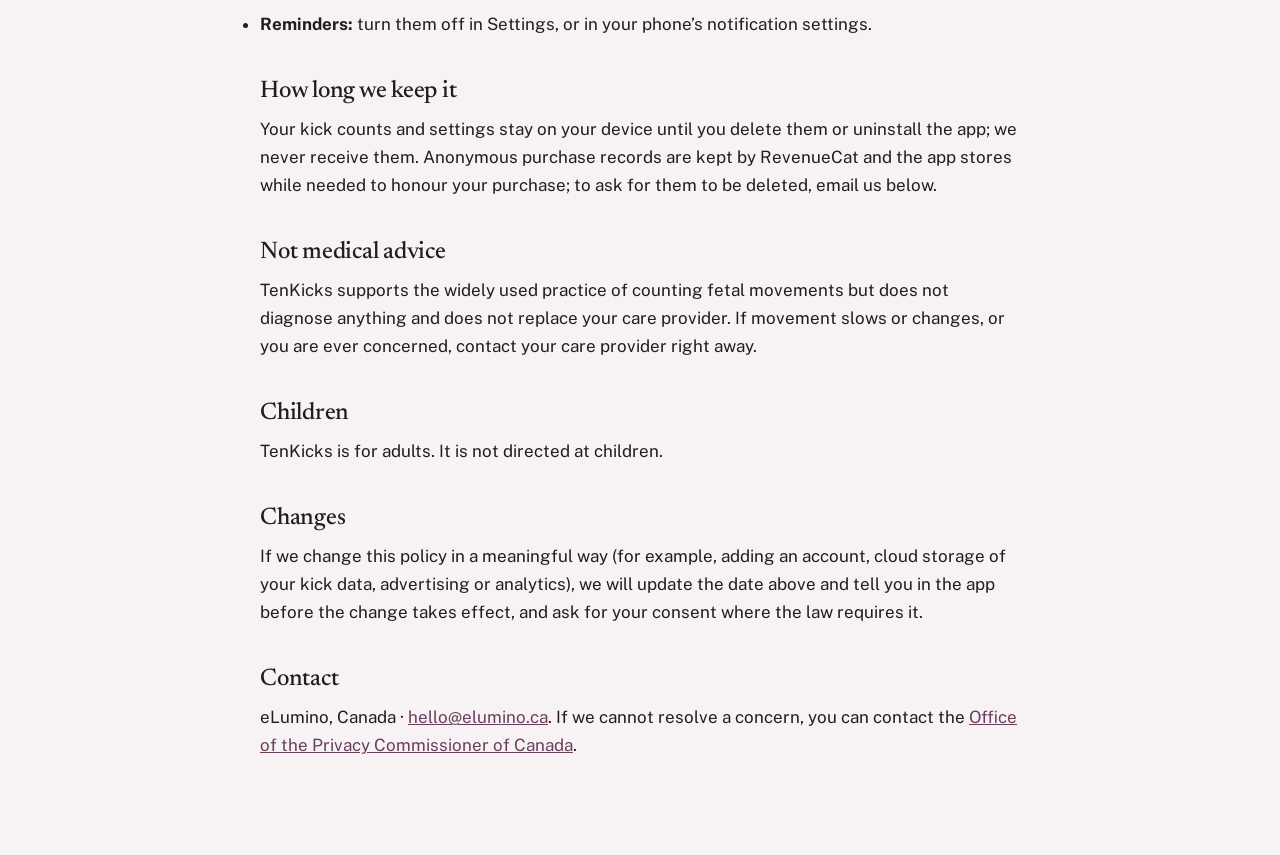
<file: apps/tenkicks-privacy.html>
<!DOCTYPE html>
<html lang="en">
<head>
<meta charset="UTF-8">
<meta name="viewport" content="width=device-width, initial-scale=1, viewport-fit=cover">
<title>TenKicks Privacy Policy</title>
<meta name="description" content="How TenKicks handles your information: on your device, no account, no ads, no analytics.">
<link rel="icon" href="../assets/icons/tenkicks.png">
<link rel="preconnect" href="https://fonts.googleapis.com">
<link rel="preconnect" href="https://fonts.gstatic.com" crossorigin>
<link href="https://fonts.googleapis.com/css2?family=Newsreader:opsz,wght@6..72,400;6..72,500&family=Public+Sans:wght@400;600;700&display=swap" rel="stylesheet">
<link href="https://fonts.googleapis.com/css2?family=Material+Symbols+Outlined:wght,FILL@400,0..1&display=swap" rel="stylesheet">
<link rel="stylesheet" href="../assets/site.css">
<style>
.legal{max-width:760px;margin:0 auto;padding:56px 0 96px}
.legal h1{font-family:var(--font-head);font-weight:500;font-size:clamp(30px,5vw,44px);letter-spacing:-.02em;margin:0 0 8px}
.legal h2{font-family:var(--font-head);font-weight:500;font-size:24px;margin:40px 0 10px}
.legal p,.legal li{font-size:17px;line-height:1.65;color:var(--ink)}
.legal li{margin:6px 0}
.legal .meta{color:var(--ink2);font-size:15px;margin:0 0 28px}
.legal a{color:var(--accent)}
.legal table{border-collapse:collapse;width:100%;margin:12px 0;font-size:16px}
.legal th,.legal td{border-bottom:1px solid var(--line);padding:10px 8px;text-align:left;vertical-align:top}
.legal th{color:var(--ink2);font-weight:600}
</style>
</head>
<body data-app="tenkicks">
<header class="nav"><div class="container nav-inner">
<a href="../index.html" class="brand" aria-label="eLumino home"><span class="brand-mark"><span class="ms">wb_twilight</span></span><span class="brand-name">eLumino</span></a>
<a class="nav-back" href="tenkicks.html"><span class="ms">arrow_back</span> TenKicks</a>
</div></header>
<main><div class="container"><article class="legal">

<h1>TenKicks Privacy Policy</h1>
<p class="meta">Effective September 21, 2026 &middot; eLumino (&ldquo;we&rdquo;, &ldquo;us&rdquo;)</p>
<p>TenKicks is a kick counter for pregnancy. This policy explains what the app stores, where it lives, and the choices you have. In short: your kick counts stay on your device, there is no account or login, and the only information that leaves your device is what is needed to process an optional purchase.</p>

<h2>What TenKicks stores</h2>
<table>
<tr><th>Information</th><th>Why</th></tr>
<tr><td>Your kick-count sessions: start and end times, and each movement&rsquo;s time and intensity (light, medium or strong)</td><td>To show your counts, history and reports.</td></tr>
<tr><td>Your settings: target count, time window, and reminder time</td><td>To run the app the way you set it up.</td></tr>
<tr><td>Purchase status: an anonymous app user ID generated by our subscription provider RevenueCat, and your purchase history (which plan you bought and when) from Google Play or the App Store</td><td>To unlock TenKicks Pro (weekly, monthly or lifetime), and to restore your purchase if you reinstall or change phones. There is no sign-in: purchases are tied to your Google Play or Apple account.</td></tr>
</table>
<p>Your kick counts, history and settings are saved <strong>on your device only</strong>. We have no servers that receive them, and we cannot see them. The purchase information above is processed by RevenueCat (based in the United States) on our behalf and by Google Play or Apple under their own privacy policies. We never see or store your payment card details.</p>
<p><strong>We do not</strong> require an account, and we do not collect your name, email address, location, contacts, photos, microphone audio or advertising ID. TenKicks does not show ads, we do not sell information, and the app does not use third-party analytics or advertising tools.</p>

<h2>Optional features</h2>
<ul>
<li><strong>Reminders:</strong> if you turn on the daily reminder, TenKicks schedules a notification on your device. It is created and delivered locally; nothing is sent to us.</li>
<li><strong>Export:</strong> if you export your data (CSV or PDF), the file is created on your device and goes only where you choose to share it.</li>
<li><strong>iPhone iCloud sync (iOS only):</strong> if you turn it on, your data is copied to your own private iCloud storage, managed by Apple under Apple&rsquo;s privacy policy. We cannot access it.</li>
<li><strong>Device backup:</strong> your phone&rsquo;s own backup (for example Android Auto Backup to your Google account, or iCloud Backup) may include TenKicks&rsquo;s data, under your device maker&rsquo;s privacy policy and your backup settings.</li>
<li><strong>TenKicks Pro:</strong> weekly, monthly and lifetime plans are processed by Google Play or the App Store, with entitlements managed by RevenueCat. Use <em>Restore purchases</em> in Settings to recover a purchase.</li>
</ul>

<h2>Your choices</h2>
<ul>
<li><strong>Delete your data:</strong> Settings &rarr; <em>Delete data</em> removes all sessions and kicks from your device. Uninstalling the app also removes its data from your device.</li>
<li><strong>Export your data:</strong> use the export option in Reports to get a copy.</li>
<li><strong>Reminders:</strong> turn them off in Settings, or in your phone&rsquo;s notification settings.</li>
</ul>

<h2>How long we keep it</h2>
<p>Your kick counts and settings stay on your device until you delete them or uninstall the app; we never receive them. Anonymous purchase records are kept by RevenueCat and the app stores while needed to honour your purchase; to ask for them to be deleted, email us below.</p>

<h2>Not medical advice</h2>
<p>TenKicks supports the widely used practice of counting fetal movements but does not diagnose anything and does not replace your care provider. If movement slows or changes, or you are ever concerned, contact your care provider right away.</p>

<h2>Children</h2>
<p>TenKicks is for adults. It is not directed at children.</p>

<h2>Changes</h2>
<p>If we change this policy in a meaningful way (for example, adding an account, cloud storage of your kick data, advertising or analytics), we will update the date above and tell you in the app before the change takes effect, and ask for your consent where the law requires it.</p>

<h2>Contact</h2>
<p>eLumino, Canada &middot; <a href="mailto:hello@elumino.ca">hello@elumino.ca</a>. If we cannot resolve a concern, you can contact the <a href="https://www.priv.gc.ca" rel="noopener">Office of the Privacy Commissioner of Canada</a>.</p>

</article></div></main>
</body>
</html>
</file>
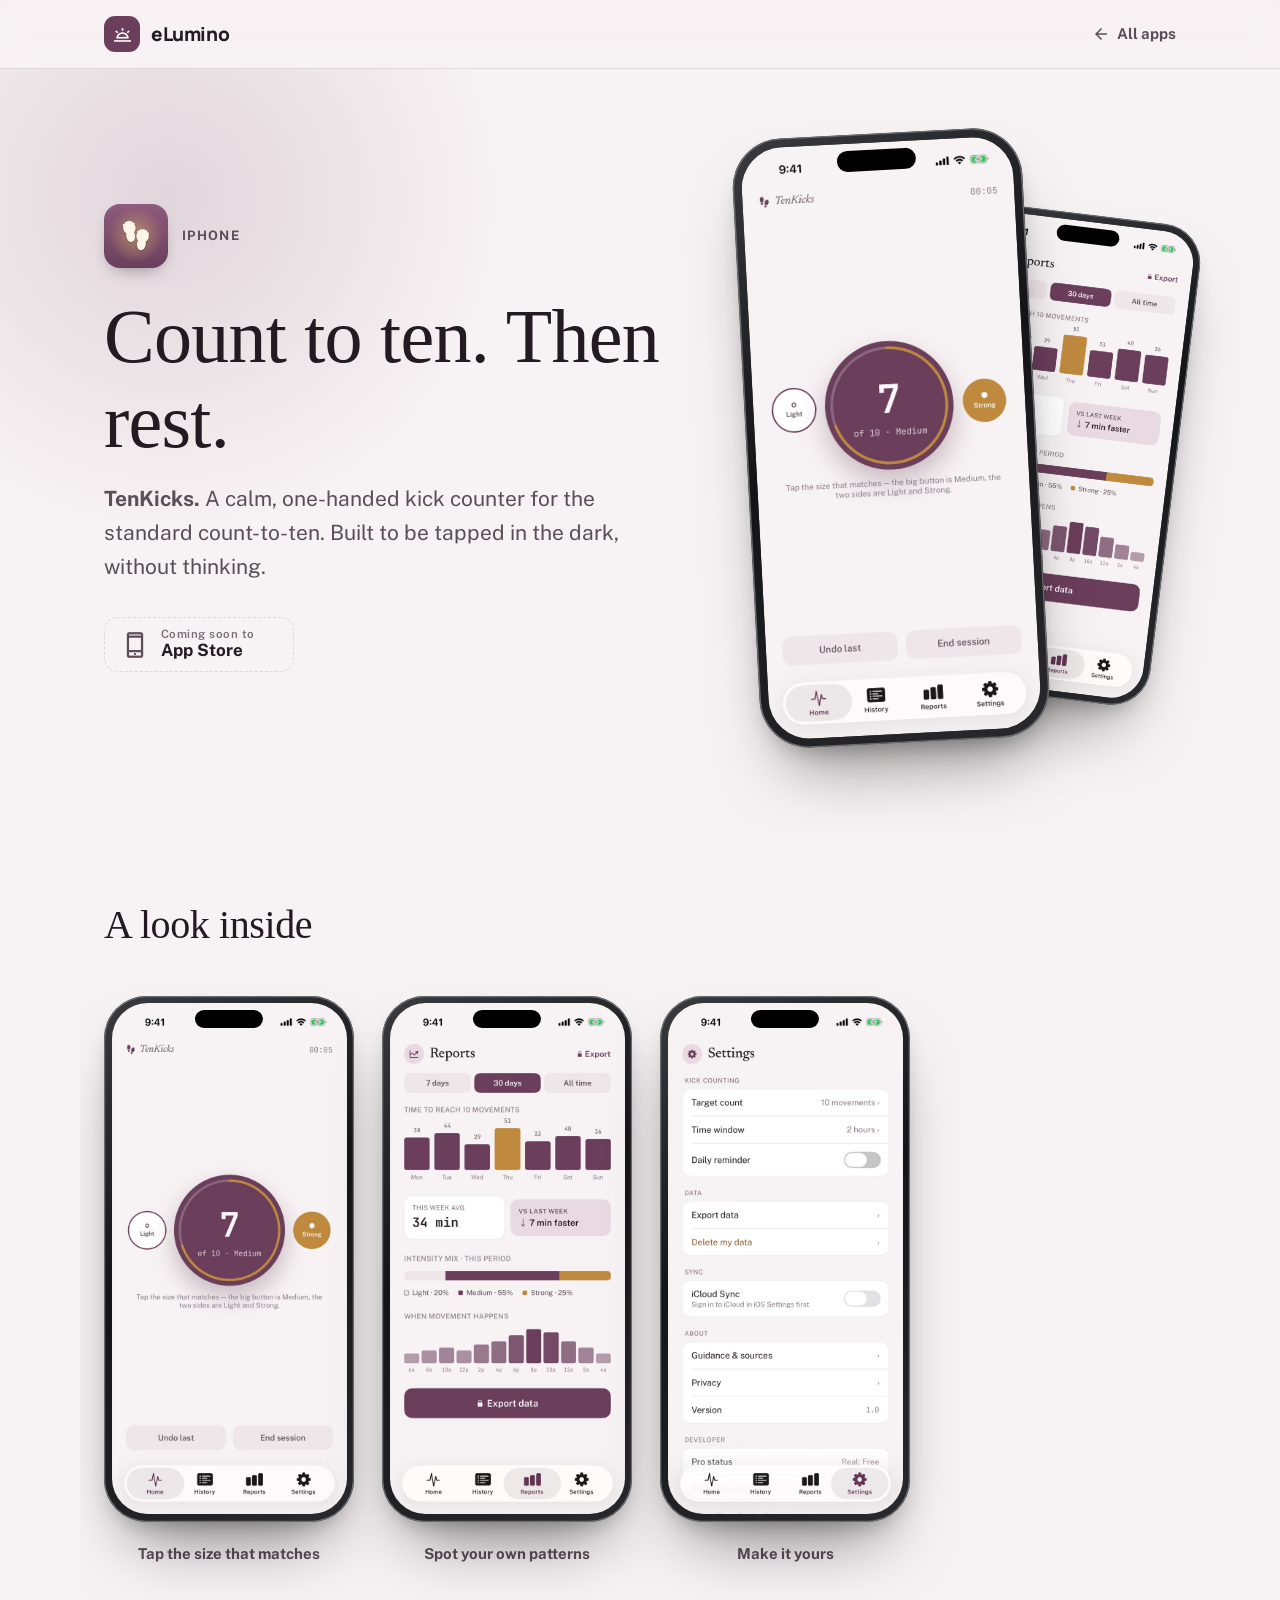
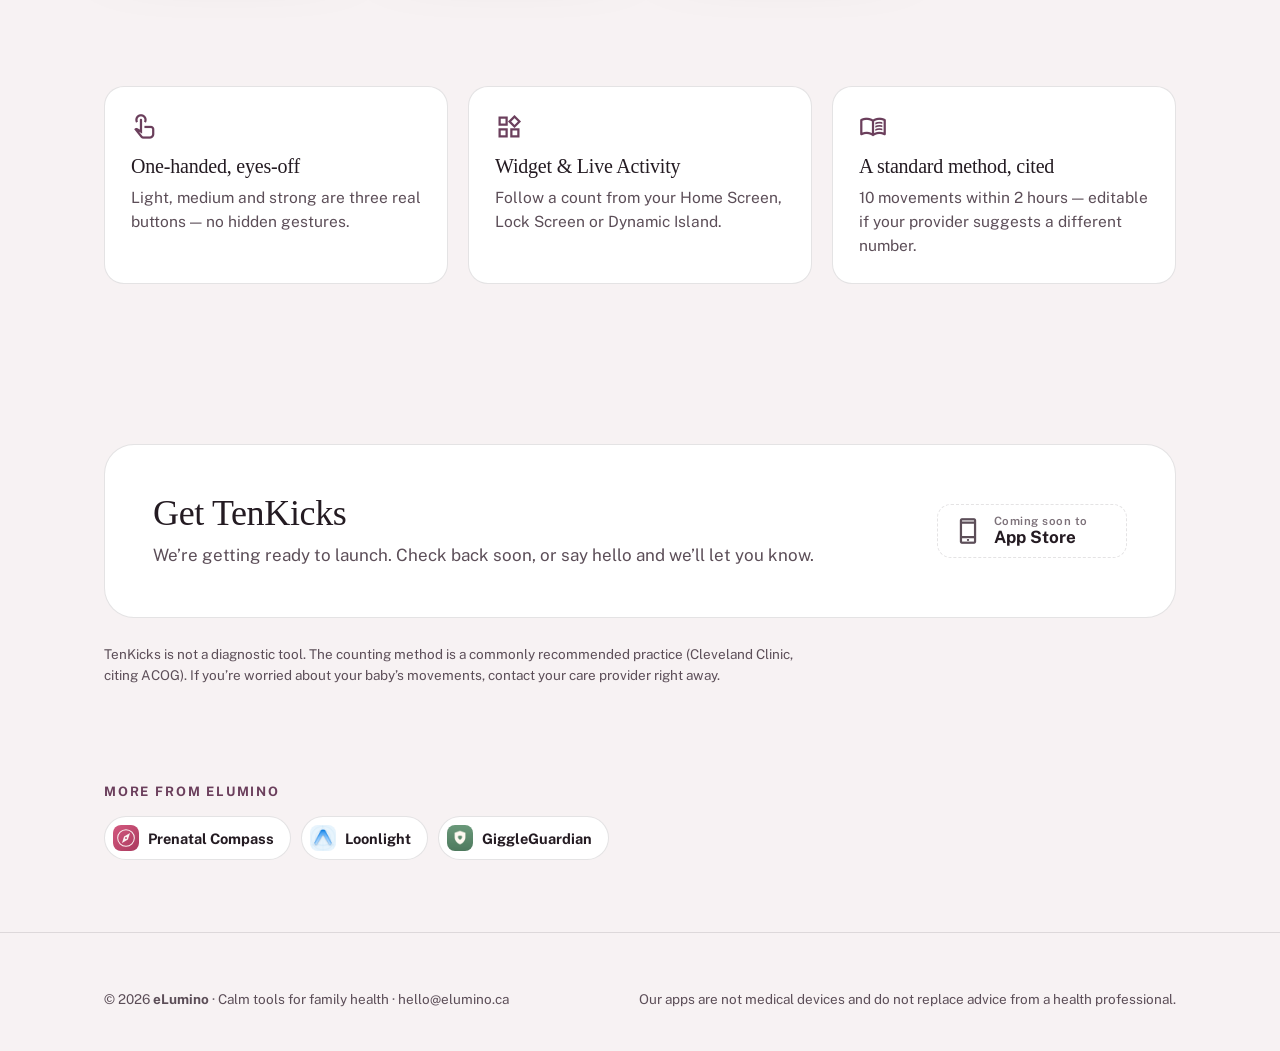
<file: apps/tenkicks.html>
<!DOCTYPE html>
<html lang="en">
<head>
<meta charset="UTF-8">
<meta name="viewport" content="width=device-width, initial-scale=1, viewport-fit=cover">
<title>TenKicks — a calm kick counter for pregnancy</title>
<meta name="description" content="A calm, one-handed kick counter for the standard count-to-ten, built to be tapped in the dark.">
<link rel="icon" href="../assets/icons/tenkicks.png">
<link rel="preconnect" href="https://fonts.googleapis.com">
<link rel="preconnect" href="https://fonts.gstatic.com" crossorigin>
<link href="https://fonts.googleapis.com/css2?family=Manrope:wght@700;800&family=family=Newsreader:opsz,wght@6..72,400;6..72,500&family=Public+Sans:wght@400;600;700&display=swap" rel="stylesheet">
<link href="https://fonts.googleapis.com/css2?family=Material+Symbols+Outlined:wght,FILL@400,0..1&display=swap" rel="stylesheet">
<link rel="stylesheet" href="../assets/site.css">
</head>
<body data-app="tenkicks">

<header class="nav">
  <div class="container nav-inner">
    <a href="../index.html" class="brand" aria-label="eLumino home">
      <span class="brand-mark"><span class="ms">wb_twilight</span></span>
      <span class="brand-name">eLumino</span>
    </a>
    <a class="nav-back" href="../index.html#apps"><span class="ms">arrow_back</span> All apps</a>
  </div>
</header>

<main>

<section class="app-hero">
  <div class="container app-hero-inner">
    <div>
      <div class="app-id">
        <img src="../assets/icons/tenkicks.png" alt="TenKicks app icon">
        <div><div class="plat">iPhone</div></div>
      </div>
      <h1>Count to ten. Then rest.</h1>
      <p class="lead"><strong>TenKicks.</strong> A calm, one-handed kick counter for the standard count-to-ten. Built to be tapped in the dark, without thinking.</p>
      <div class="dl-row">
        <span class="dl soon" aria-disabled="true"><span class="ms">phone_iphone</span><span><small>Coming soon to</small><strong>App Store</strong></span></span>
      </div>
    </div>
    <div class="app-hero-phones" aria-hidden="true">
      <div class="phone back"><div class="phone-screen"><img src="../assets/shots/tenkicks-reports.jpg" alt=""></div></div>
      <div class="phone front"><div class="phone-screen"><img src="../assets/shots/tenkicks-home.jpg" alt=""></div></div>
    </div>
  </div>
</section>

<section class="shots">
  <div class="container">
    <h2>A look inside</h2>
    <div class="shots-row">
      <figure class="shot">
        <div class="phone"><div class="phone-screen"><img src="../assets/shots/tenkicks-home.jpg" alt="TenKicks: Tap the size that matches" loading="lazy"></div></div>
        <figcaption>Tap the size that matches</figcaption>
      </figure>
      <figure class="shot">
        <div class="phone"><div class="phone-screen"><img src="../assets/shots/tenkicks-reports.jpg" alt="TenKicks: Spot your own patterns" loading="lazy"></div></div>
        <figcaption>Spot your own patterns</figcaption>
      </figure>
      <figure class="shot">
        <div class="phone"><div class="phone-screen"><img src="../assets/shots/tenkicks-settings.jpg" alt="TenKicks: Make it yours" loading="lazy"></div></div>
        <figcaption>Make it yours</figcaption>
      </figure>
    </div>
    
  </div>
</section>

<section class="section" style="padding-top:32px">
  <div class="container">
    <div class="points">
      <div class="point reveal"><span class="ms">touch_app</span><h3>One-handed, eyes-off</h3><p>Light, medium and strong are three real buttons — no hidden gestures.</p></div>
      <div class="point reveal"><span class="ms">widgets</span><h3>Widget &amp; Live Activity</h3><p>Follow a count from your Home Screen, Lock Screen or Dynamic Island.</p></div>
      <div class="point reveal"><span class="ms">menu_book</span><h3>A standard method, cited</h3><p>10 movements within 2 hours — editable if your provider suggests a different number.</p></div>
    </div>
  </div>
</section>

<section class="get">
  <div class="container">
    <div class="get-band reveal">
      <div>
        <h2>Get TenKicks</h2>
        <p>We’re getting ready to launch. Check back soon, or say hello and we’ll let you know.</p>
      </div>
      <div class="dl-row">
        <span class="dl soon" aria-disabled="true"><span class="ms">phone_iphone</span><span><small>Coming soon to</small><strong>App Store</strong></span></span>
      </div>
    </div>
    <p class="fine">TenKicks is not a diagnostic tool. The counting method is a commonly recommended practice (Cleveland Clinic, citing ACOG). If you’re worried about your baby’s movements, contact your care provider right away.</p>
  </div>
</section>

<section class="section" style="padding:24px 0 72px">
  <div class="container">
    <div class="eyebrow" style="margin-bottom:14px">More from eLumino</div>
    <div class="other-apps">
        <a class="chip" href="prenatal-compass.html"><img src="../assets/icons/prenatal-compass.svg" alt="" width="26" height="26">Prenatal Compass</a>
        <a class="chip" href="loonlight.html"><img src="../assets/icons/loonlight.png" alt="" width="26" height="26">Loonlight</a>
        <a class="chip" href="giggleguardian.html"><img src="../assets/icons/giggleguardian.png" alt="" width="26" height="26">GiggleGuardian</a>
    </div>
  </div>
</section>

</main>

<footer>
  <div class="container">
    <div class="foot-bottom" style="margin-top:0;padding-top:0;border-top:0">
      <span>© 2026 <a href="../index.html" style="text-decoration:none;font-weight:700">eLumino</a> · Calm tools for family health · <a href="mailto:hello@elumino.ca" style="text-decoration:none">hello@elumino.ca</a></span>
      <span>Our apps are not medical devices and do not replace advice from a health professional.</span>
    </div>
  </div>
</footer>

<script>
const io = new IntersectionObserver(es => es.forEach(e => { if (e.isIntersecting) { e.target.classList.add('vis'); io.unobserve(e.target); } }), { threshold: .12 });
document.querySelectorAll('.reveal').forEach(el => io.observe(el));
</script>
</body>
</html>
</file>
<file: assets/site.css>
/* eLumino — shared styles. Company pages use the default (teal) tokens;
   each app page/card re-themes itself with [data-app="…"] using that app's real palette + type. */

:root{
  --bg:#F3FAF8; --surface:#FFFFFF; --surface2:#E6F2EF; --ink:#0F2A2B; --ink2:#4A6567;
  --accent:#0B6B6B; --accent-ink:#FFFFFF; --accent2:#E0A64A; --line:#D5E5E2;
  --font-head:'Manrope',system-ui,sans-serif; --font-body:'Inter',system-ui,sans-serif;
  --head-weight:700; --radius:20px;
  --shadow:0 24px 48px -28px rgba(15,42,43,.35);
  --maxw:1120px;
}

/* ── per-app themes (values lifted from each app's own design tokens) ── */
[data-app="prenatal"]{
  --bg:#FBF1F1; --surface:#FFFFFF; --surface2:#F4E4E4; --ink:#33202A; --ink2:#7A5560;
  --accent:#C0466E; --accent-ink:#FFFFFF; --accent2:#E0805A; --line:#E8D2D2;
  --font-head:'Newsreader',Georgia,serif; --font-body:'Figtree',system-ui,sans-serif; --head-weight:600;
  --shadow:0 24px 48px -28px rgba(60,20,35,.4);
}
[data-app="loonlight"]{
  --bg:#101B33; --surface:#182B4D; --surface2:#1E3560; --ink:#F7F3EA; --ink2:#9AA3B8;
  --accent:#E0A64A; --accent-ink:#101B33; --accent2:#4FA88B; --line:rgba(247,243,234,.13);
  --font-head:'Manrope',system-ui,sans-serif; --font-body:'IBM Plex Sans',system-ui,sans-serif; --head-weight:700;
  --shadow:0 24px 48px -24px rgba(0,0,0,.6);
}
[data-app="tenkicks"]{
  --bg:#F7F2F3; --surface:#FFFFFF; --surface2:#EFE6E9; --ink:#241B22; --ink2:#5C4E58;
  --accent:#6B3F5C; --accent-ink:#FDF8FA; --accent2:#C08A3E; --line:rgba(36,27,34,.12);
  --font-head:'Newsreader',Georgia,serif; --font-body:'Public Sans',system-ui,sans-serif; --head-weight:500;
  --shadow:0 24px 48px -28px rgba(74,42,64,.45);
}
[data-app="giggle"]{
  --bg:#F7F3EC; --surface:#FDFBF8; --surface2:#EDE7DC; --ink:#3A2E27; --ink2:#77685F;
  --accent:#5C8A6C; --accent-ink:#FFFFFF; --accent2:#DFAE45; --line:#E2DACE;
  --font-head:'Fredoka',system-ui,sans-serif; --font-body:'Karla',system-ui,sans-serif; --head-weight:600;
  --shadow:0 24px 48px -28px rgba(58,46,39,.4);
}

*{box-sizing:border-box;margin:0;padding:0}
html{scroll-behavior:smooth;-webkit-text-size-adjust:100%}
body{background:var(--bg);color:var(--ink);font-family:var(--font-body);font-size:17px;line-height:1.6;-webkit-font-smoothing:antialiased}
img{max-width:100%;display:block}
a{color:inherit}
h1,h2,h3{font-family:var(--font-head);font-weight:var(--head-weight);line-height:1.12;letter-spacing:-.01em}
.container{width:100%;max-width:var(--maxw);margin:0 auto;padding:0 24px}
.eyebrow{font-size:13px;font-weight:700;letter-spacing:.14em;text-transform:uppercase;color:var(--accent)}
[data-app="loonlight"] .eyebrow{color:var(--accent)}
.ms{font-family:'Material Symbols Outlined';font-weight:400;font-style:normal;line-height:1;letter-spacing:normal;text-transform:none;display:inline-block;white-space:nowrap;font-feature-settings:'liga';-webkit-font-feature-settings:'liga';vertical-align:middle}

/* ── nav ── */
.nav{position:sticky;top:0;z-index:50;background:color-mix(in srgb,var(--bg) 86%,transparent);backdrop-filter:blur(14px);-webkit-backdrop-filter:blur(14px);border-bottom:1px solid var(--line)}
.nav-inner{display:flex;align-items:center;justify-content:space-between;gap:16px;height:68px}
.brand{display:flex;align-items:center;gap:11px;text-decoration:none}
.brand-mark{width:36px;height:36px;border-radius:11px;background:var(--accent);color:var(--accent-ink);display:grid;place-items:center}
.brand-mark .ms{font-size:21px}
.brand-name{font-family:'Manrope',sans-serif;font-weight:800;font-size:19px;letter-spacing:-.02em;line-height:1.1}
.brand-sub{font-size:11px;letter-spacing:.12em;text-transform:uppercase;color:var(--ink2);font-weight:600}
.nav-links{display:flex;gap:28px;list-style:none;align-items:center}
.nav-links a{text-decoration:none;font-size:15px;font-weight:600;color:var(--ink2);transition:color .15s}
.nav-links a:hover{color:var(--ink)}
.nav-back{display:inline-flex;align-items:center;gap:6px;text-decoration:none;font-weight:700;font-size:15px;color:var(--ink2)}
.nav-back:hover{color:var(--ink)}
.nav-back .ms{font-size:20px}

/* ── buttons ── */
.btn{display:inline-flex;align-items:center;justify-content:center;gap:9px;padding:14px 24px;border-radius:999px;font-weight:700;font-size:16px;text-decoration:none;border:1.5px solid transparent;transition:transform .15s,box-shadow .15s,background .15s;cursor:pointer;font-family:var(--font-body)}
.btn-primary{background:var(--accent);color:var(--accent-ink)}
.btn-primary:hover{transform:translateY(-2px);box-shadow:0 12px 24px -12px var(--accent)}
.btn-ghost{background:transparent;color:var(--ink);border-color:var(--line)}
.btn-ghost:hover{border-color:var(--ink2)}
.btn .ms{font-size:20px}

/* download buttons */
.dl-row{display:flex;flex-wrap:wrap;gap:12px}
.dl{display:inline-flex;align-items:center;gap:12px;padding:10px 20px 10px 16px;border-radius:14px;text-decoration:none;min-width:190px;text-align:left;font-family:var(--font-body);line-height:1.15}
.dl .ms{font-size:28px}
.dl small{display:block;font-size:11.5px;font-weight:600;letter-spacing:.04em;opacity:.8}
.dl strong{display:block;font-size:17px;font-weight:700}
.dl.live{background:var(--accent);color:var(--accent-ink);transition:transform .15s,box-shadow .15s}
.dl.live:hover{transform:translateY(-2px);box-shadow:0 14px 26px -14px var(--accent)}
.dl.soon{background:transparent;color:var(--ink2);border:1.5px dashed var(--line);cursor:default}
.dl.soon strong{color:var(--ink)}

/* ── phone mockup (all screenshots share the 1206×2622 iPhone aspect) ── */
.phone{--pw:260px;width:var(--pw);flex:none;padding:calc(var(--pw)*.03);border-radius:calc(var(--pw)*.17);
  background:linear-gradient(150deg,#3a3a3f 0%,#141416 45%,#2a2a2e 100%);
  box-shadow:inset 0 0 0 calc(var(--pw)*.005) #6a6b70,0 40px 70px -28px rgba(0,0,0,.5),0 12px 24px -12px rgba(0,0,0,.3);position:relative}
.phone-screen{position:relative;border-radius:calc(var(--pw)*.142);overflow:hidden;aspect-ratio:1206/2622;background:#000}
.phone-screen img{width:100%;height:100%;object-fit:cover;display:block}
.phone-screen::after{content:"";position:absolute;top:1.3%;left:50%;transform:translateX(-50%);width:29%;height:3.5%;border-radius:999px;background:#000}
.phone-screen.inset{background:var(--sbg,#000)}
.phone-screen.inset img{transform:translateY(4.8%)}
.phone.sm{--pw:216px}
.phone.lg{--pw:300px}

/* ── footer ── */
footer{border-top:1px solid var(--line);padding:56px 0 40px;margin-top:0}
.foot-grid{display:grid;grid-template-columns:1.6fr 1fr 1fr;gap:40px}
.foot-desc{color:var(--ink2);font-size:15px;max-width:340px;margin-top:14px}
.foot-title{font-size:12px;font-weight:800;letter-spacing:.14em;text-transform:uppercase;color:var(--ink2);margin-bottom:14px}
.foot-links{list-style:none;display:grid;gap:9px}
.foot-links a{text-decoration:none;font-size:15px;color:var(--ink)}
.foot-links a:hover{color:var(--accent)}
.foot-bottom{margin-top:44px;padding-top:22px;border-top:1px solid var(--line);color:var(--ink2);font-size:13.5px;display:flex;justify-content:space-between;gap:16px;flex-wrap:wrap}

/* ── reveal ── */
.reveal{opacity:0;transform:translateY(18px);transition:opacity .6s ease,transform .6s ease}
.reveal.vis{opacity:1;transform:none}
@media(prefers-reduced-motion:reduce){.reveal{opacity:1;transform:none;transition:none}html{scroll-behavior:auto}}

/* ═════════ COMPANY HOME ═════════ */
.hero{padding:88px 0 72px;position:relative;overflow:hidden}
.hero::before{content:"";position:absolute;inset:-20% -10% auto auto;width:640px;height:640px;border-radius:50%;background:radial-gradient(circle,color-mix(in srgb,var(--accent) 16%,transparent),transparent 68%);pointer-events:none}
.hero-inner{display:grid;grid-template-columns:1.05fr .95fr;gap:56px;align-items:center;position:relative}
.hero h1{font-size:clamp(42px,6vw,68px);margin:16px 0 22px}
.hero h1 em{font-style:normal;color:var(--accent)}
.hero p.lead{font-size:20px;color:var(--ink2);max-width:520px;margin-bottom:34px}
.hero-cta{display:flex;flex-wrap:wrap;gap:12px}
.hero-phones{position:relative;height:560px;display:flex;justify-content:center}
.hero-phones .phone{position:absolute}
.hero-phones .p1{left:2%;top:64px;transform:rotate(-7deg);--pw:212px}
.hero-phones .p2{left:50%;transform:translateX(-50%);top:0;--pw:236px;z-index:2}
.hero-phones .p3{right:2%;top:64px;transform:rotate(7deg);--pw:212px}

.section{padding:88px 0}
.section-head{max-width:640px;margin-bottom:48px}
.section-head h2{font-size:clamp(32px,4.2vw,46px);margin:12px 0 14px}
.section-head p{color:var(--ink2);font-size:18px}

.apps-grid{display:grid;grid-template-columns:repeat(2,1fr);gap:24px}
.app-card{background:var(--bg);color:var(--ink);border:1px solid var(--line);border-radius:28px;padding:32px 32px 0;display:grid;grid-template-columns:1fr auto;gap:8px 20px;overflow:hidden;text-decoration:none;position:relative;transition:transform .25s,box-shadow .25s;min-height:400px;box-shadow:0 1px 0 var(--line)}
.app-card:hover{transform:translateY(-6px);box-shadow:var(--shadow)}
.app-card .ac-text{align-self:start;padding-bottom:28px;display:flex;flex-direction:column;gap:12px;min-width:0}
.app-card .ac-icon{width:54px;height:54px;border-radius:14px;box-shadow:0 6px 14px -6px rgba(0,0,0,.35)}
.app-card h3{font-size:28px;font-family:var(--font-head)}
.app-card p{color:var(--ink2);font-size:16px;line-height:1.5}
.ac-status{display:inline-flex;align-items:center;gap:7px;font-size:12.5px;font-weight:800;letter-spacing:.08em;text-transform:uppercase;color:var(--accent)}
.ac-status i{width:8px;height:8px;border-radius:50%;background:var(--accent2);display:block}
.ac-status.live i{background:#3BA55D;box-shadow:0 0 0 4px rgba(59,165,93,.2)}
.ac-more{margin-top:auto;padding-top:6px;font-weight:800;font-size:15px;color:var(--accent);display:inline-flex;align-items:center;gap:6px}
.app-card .ac-shot{align-self:end;--pw:188px;margin-bottom:-58px;transform:rotate(3deg);transition:transform .35s}
.app-card:hover .ac-shot{transform:rotate(0) translateY(-10px)}
.app-card:nth-child(even) .ac-shot{transform:rotate(-3deg)}
.app-card:nth-child(even):hover .ac-shot{transform:rotate(0) translateY(-10px)}

.values{display:grid;grid-template-columns:repeat(3,1fr);gap:24px}
.value{background:var(--surface);border:1px solid var(--line);border-radius:var(--radius);padding:30px}
.value .ms{font-size:30px;color:var(--accent);margin-bottom:18px;display:block}
.value h3{font-size:22px;margin-bottom:10px}
.value p{color:var(--ink2);font-size:16px}

.team-grid{display:grid;grid-template-columns:repeat(2,minmax(0,1fr));gap:24px;max-width:860px}
.tm{background:var(--surface);border:1px solid var(--line);border-radius:26px;overflow:hidden;display:flex;flex-direction:column}
.tm-photo{aspect-ratio:1/1;background:var(--surface2);position:relative;overflow:hidden}
.tm-photo img{width:100%;height:100%;object-fit:cover;object-position:center 20%}
.tm-body{padding:24px 26px 28px}
.tm-name{font-family:'Manrope',sans-serif;font-weight:800;font-size:22px;letter-spacing:-.01em}
.tm-role{color:var(--accent);font-weight:700;font-size:14.5px;margin:2px 0 12px}
.tm-bio{color:var(--ink2);font-size:15.5px;line-height:1.55}
.tm-li{display:inline-flex;align-items:center;gap:7px;margin-top:16px;font-weight:700;font-size:14.5px;text-decoration:none;color:var(--ink)}
.tm-li:hover{color:var(--accent)}

.cta-band{background:var(--accent);color:var(--accent-ink);border-radius:32px;padding:64px 48px;text-align:center}
.cta-band h2{font-size:clamp(30px,4vw,44px);margin-bottom:14px}
.cta-band p{opacity:.88;font-size:18px;max-width:520px;margin:0 auto 30px}
.cta-band .btn{background:#fff;color:var(--accent)}
.cta-band .btn:hover{transform:translateY(-2px);box-shadow:0 12px 24px -12px rgba(0,0,0,.4)}

/* ═════════ APP PAGES ═════════ */
.app-hero{padding:64px 0 96px;position:relative;overflow:hidden}
.app-hero::before{content:"";position:absolute;inset:-30% auto auto -15%;width:720px;height:720px;border-radius:50%;background:radial-gradient(circle,color-mix(in srgb,var(--accent) 16%,transparent),transparent 66%);pointer-events:none}
.app-hero-inner{display:grid;grid-template-columns:1.1fr .9fr;gap:48px;align-items:center;position:relative}
.app-id{display:flex;align-items:center;gap:14px;margin-bottom:26px}
.app-id img{width:64px;height:64px;border-radius:16px;box-shadow:0 8px 18px -8px rgba(0,0,0,.4)}
.app-id .plat{font-size:13px;font-weight:700;letter-spacing:.1em;text-transform:uppercase;color:var(--ink2)}
.app-hero h1{font-size:clamp(44px,6.4vw,76px);margin-bottom:18px}
.app-hero .lead{font-size:21px;color:var(--ink2);max-width:520px;margin-bottom:34px}
.app-hero-phones{display:flex;justify-content:center;align-items:flex-start;gap:0;position:relative;min-height:600px}
.app-hero-phones .phone.back{position:absolute;right:0;top:80px;transform:rotate(7deg);--pw:230px}
.app-hero-phones .phone.front{position:relative;z-index:2;--pw:290px;margin-right:110px;transform:rotate(-3deg)}

.shots{padding:64px 0 24px}
.shots h2{font-size:clamp(28px,3.6vw,40px);margin-bottom:36px}
.shots-row{display:flex;gap:28px;overflow-x:auto;padding:36px 24px 92px;margin:-24px -24px -48px;scroll-snap-type:x proximity;scrollbar-width:thin}
.shots-row::-webkit-scrollbar{height:8px}
.shots-row::-webkit-scrollbar-thumb{background:var(--line);border-radius:8px}
.shot{scroll-snap-align:center;display:flex;flex-direction:column;align-items:center;gap:20px;flex:none}
.shot .phone{--pw:250px}
.shot figcaption{font-weight:700;font-size:15px;color:var(--ink2);text-align:center;max-width:230px}
.shot-note{font-size:13px;color:var(--ink2);opacity:.85;margin-top:-16px}

.points{display:grid;grid-template-columns:repeat(3,1fr);gap:20px;margin-top:20px}
.point{background:var(--surface);border:1px solid var(--line);border-radius:20px;padding:26px}
.point .ms{color:var(--accent);font-size:28px;display:block;margin-bottom:14px}
.point h3{font-size:20px;margin-bottom:8px}
.point p{color:var(--ink2);font-size:15.5px;line-height:1.55}

.get{padding:72px 0}
.get-band{background:var(--surface);border:1px solid var(--line);border-radius:30px;padding:48px;display:grid;grid-template-columns:1fr auto;gap:28px;align-items:center}
.get-band h2{font-size:clamp(26px,3.4vw,36px);margin-bottom:8px}
.get-band p{color:var(--ink2)}
.fine{font-size:13.5px;color:var(--ink2);line-height:1.55;max-width:720px;margin-top:26px}
.other-apps{display:flex;gap:10px;flex-wrap:wrap;margin-top:8px}
.chip{display:inline-flex;align-items:center;gap:9px;padding:8px 16px 8px 8px;border-radius:999px;border:1px solid var(--line);text-decoration:none;font-weight:700;font-size:14.5px;background:var(--surface);color:var(--ink)}
.chip img{width:26px;height:26px;border-radius:8px}
.chip:hover{border-color:var(--ink2)}

/* ── responsive ── */
@media(max-width:940px){
  .hero-inner,.app-hero-inner{grid-template-columns:1fr;gap:40px}
  .hero-phones{height:520px}
  .apps-grid{grid-template-columns:1fr}
  .values,.points{grid-template-columns:1fr}
  .get-band{grid-template-columns:1fr;padding:32px}
  .foot-grid{grid-template-columns:1fr 1fr}
  .foot-grid>div:first-child{grid-column:1/-1}
  .app-hero-phones{min-height:560px}
}
@media(max-width:640px){
  body{font-size:16px}
  .nav-links{display:none}
  .hero{padding:52px 0 48px}
  .hero-phones{height:440px}
  .hero-phones .p1,.hero-phones .p3{--pw:150px;top:60px}
  .hero-phones .p2{--pw:184px}
  .section{padding:64px 0}
  .app-card{grid-template-columns:1fr;padding:26px 24px 0;min-height:0}
  .app-card .ac-shot{--pw:200px;justify-self:center;margin-bottom:-70px}
  .team-grid{grid-template-columns:1fr}
  .cta-band{padding:44px 24px;border-radius:24px}
  .app-hero{padding:40px 0 24px}
  .app-hero-phones{min-height:480px}
  .app-hero-phones .phone.front{--pw:230px;margin-right:50px}
  .app-hero-phones .phone.back{--pw:180px;top:60px}
  .dl{min-width:0;flex:1 1 100%}
  .foot-grid{grid-template-columns:1fr}
  .shot .phone{--pw:224px}
}
</file>
